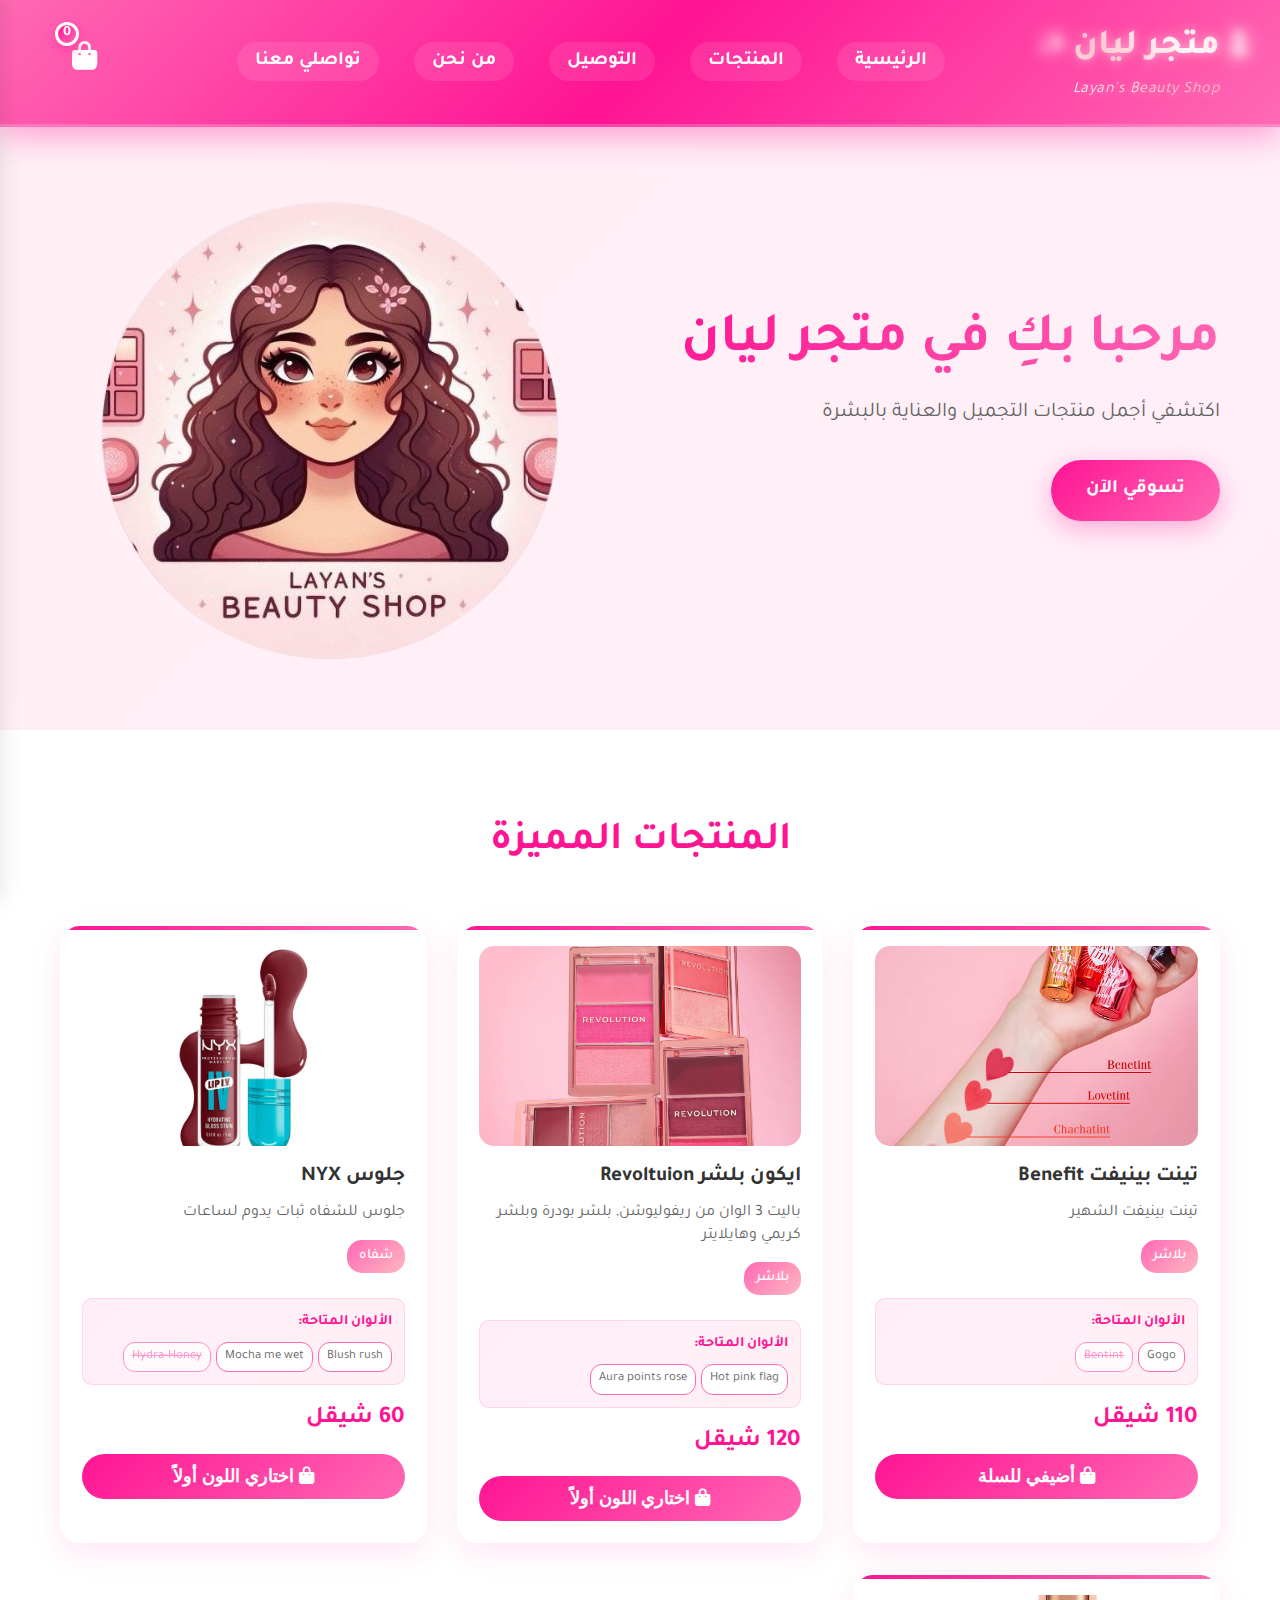
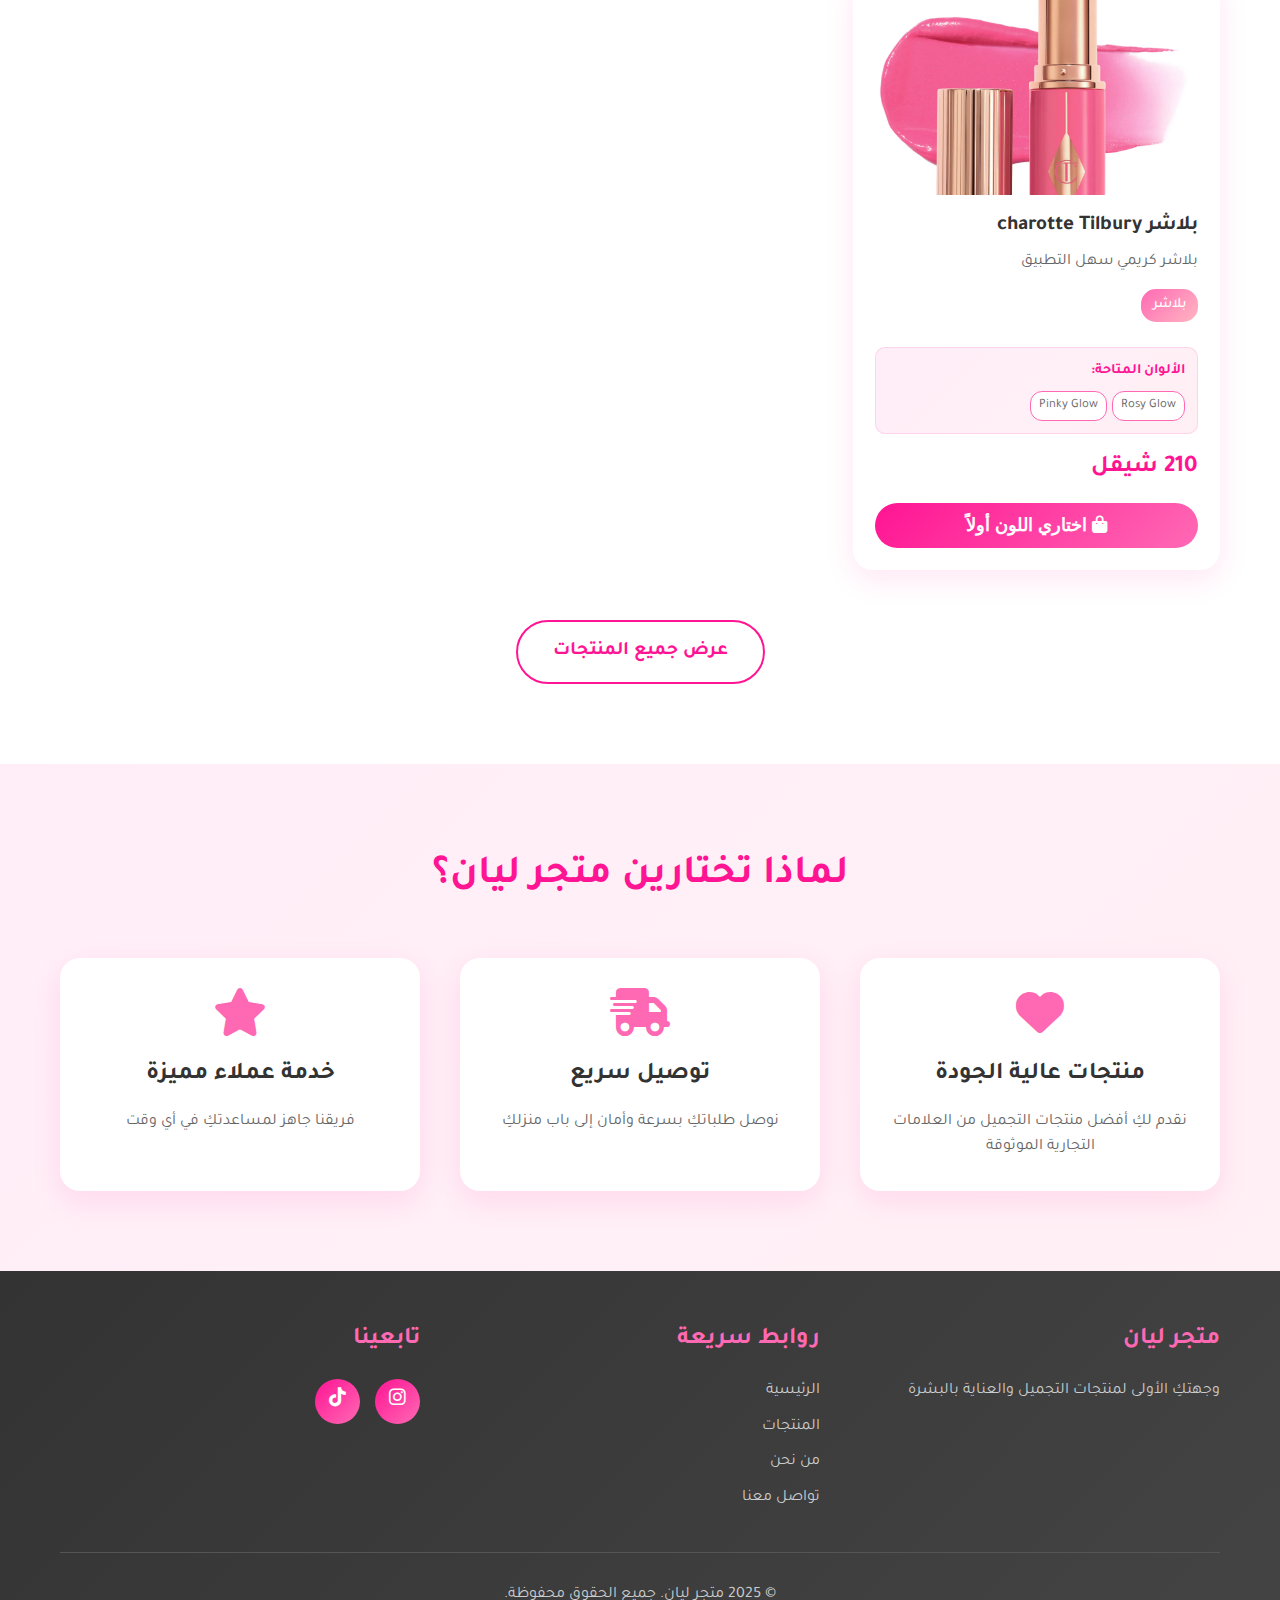
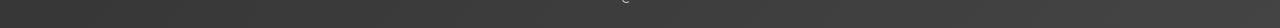
<file: index.html>
<!DOCTYPE html>
<html lang="ar" dir="rtl">
<head>
    <meta charset="UTF-8">
    <meta name="viewport" content="width=device-width, initial-scale=1.0">
    <title>متجر ليان  - Layan's Beauty Shop</title>
    <link rel="icon" type="image/png" href="images/Untitled_design-removebg-preview.png">
    <link rel="stylesheet" href="styles.css">
    <link href="https://fonts.googleapis.com/css2?family=Tajawal:wght@300;400;500;700&display=swap" rel="stylesheet">
    <link rel="stylesheet" href="https://cdnjs.cloudflare.com/ajax/libs/font-awesome/6.0.0/css/all.min.css">
</head>

<body>
    <nav class="navbar">
        <div class="nav-container">
            <div class="nav-logo">
                <h2>متجر ليان</h2>
                <span>Layan's Beauty Shop</span>
            </div>
           <ul class="nav-links" id="navLinks">
    <li><a href="index.html">الرئيسية</a></li>
    <li><a href="products.html">المنتجات</a></li>
    <li><a href="delivery.html">التوصيل</a></li>
    <li><a href="about.html">من نحن</a></li>
    <li><a href="contact.html">تواصلي معنا</a></li>
</ul>
            <div class="nav-icons">
                <div class="cart-icon" onclick="toggleCart()">
                    <i class="fas fa-shopping-bag"></i>
                    <span class="cart-count" id="cartCount">0</span>
                </div>
                <div class="hamburger" onclick="toggleMenu()">
                    <span class="bar"></span>
                    <span class="bar"></span>
                    <span class="bar"></span>
                </div>
            </div>
        </div>
    </nav>

    <section class="hero">
        <div class="hero-content">
            <div>
                <h1>مرحباً بكِ في متجر ليان</h1>
                <p>اكتشفي أجمل منتجات التجميل والعناية بالبشرة</p>
                <a href="products.html" class="cta-button">تسوقي الآن</a>
            </div>
            <div class="hero-image">
                <div class="beauty-illustration">
                    <div class="makeup-items">
                    <img src="images/Untitled_design-removebg-preview.png" >
                    </div>
                </div>
            </div>
        </div>
    </section>

    <section class="featured-products">
        <div class="container">
            <h2 class="section-title">المنتجات المميزة</h2>
            <div class="products-grid" id="featuredProducts">
            </div>
            <div class="view-all">
                <a href="products.html" class="view-all-btn">عرض جميع المنتجات</a>
            </div>
        </div>
    </section>

    
    <section class="about-section">
        <div class="container">
            <div class="about-content">
                <div class="about-text">
                    <h2>لماذا تختارين متجر ليان؟</h2>
                    <div class="features">
                        <div class="feature">
                            <i class="fas fa-heart"></i>
                            <h3>منتجات عالية الجودة</h3>
                            <p>نقدم لكِ أفضل منتجات التجميل من العلامات التجارية الموثوقة</p>
                        </div>
                        <div class="feature">
                            <i class="fas fa-shipping-fast"></i>
                            <h3>توصيل سريع</h3>
                            <p>نوصل طلباتكِ بسرعة وأمان إلى باب منزلكِ</p>
                        </div>
                        <div class="feature">
                            <i class="fas fa-star"></i>
                            <h3>خدمة عملاء مميزة</h3>
                            <p>فريقنا جاهز لمساعدتكِ في أي وقت</p>
                        </div>
                    </div>
                </div>
            </div>
        </div>
    </section>

    <div class="cart-sidebar" id="cartSidebar">
        <div class="cart-header">
            <h3>سلة التسوق</h3>
            <button class="close-cart" onclick="toggleCart()">×</button>
        </div>
        <div class="cart-items" id="cartItems">
        </div>
        <div class="cart-footer">
            <div class="cart-total">
                <strong>المجموع: <span id="cartTotal">0</span> شيقل</strong>
            </div>
            <button class="checkout-btn" onclick="goToCheckout()">إتمام الطلب</button>
        </div>
    </div>

    <footer class="footer">
        <div class="container">
            <div class="footer-content">
                <div class="footer-section">
                    <h3>متجر ليان</h3>
                    <p>وجهتكِ الأولى لمنتجات التجميل والعناية بالبشرة</p>
                </div>
                <div class="footer-section">
                    <h3>روابط سريعة</h3>
                    <ul>
                        <li><a href="index.html">الرئيسية</a></li>
                        <li><a href="products.html">المنتجات</a></li>
                        <li><a href="about.html">من نحن</a></li>
                        <li><a href="contact.html">تواصل معنا</a></li>
                    </ul>
                </div>
                <div class="footer-section">
                    <h3>تابعينا</h3>
                    <div class="social-links">
                        <a href="https://www.instagram.com/layansbeautyshop/"><i class="fab fa-instagram"></i></a>
                        <a href="https://www.tiktok.com/@layansbeautyshop"><i class="fab fa-tiktok"></i></a>
                    </div>
                </div>
            </div>
            <div class="footer-bottom">
                <p>&copy; 2025 متجر ليان. جميع الحقوق محفوظة.</p>
            </div>
        </div>
    </footer>

    <script src="script.js"></script>
</body>
</html>
</file>
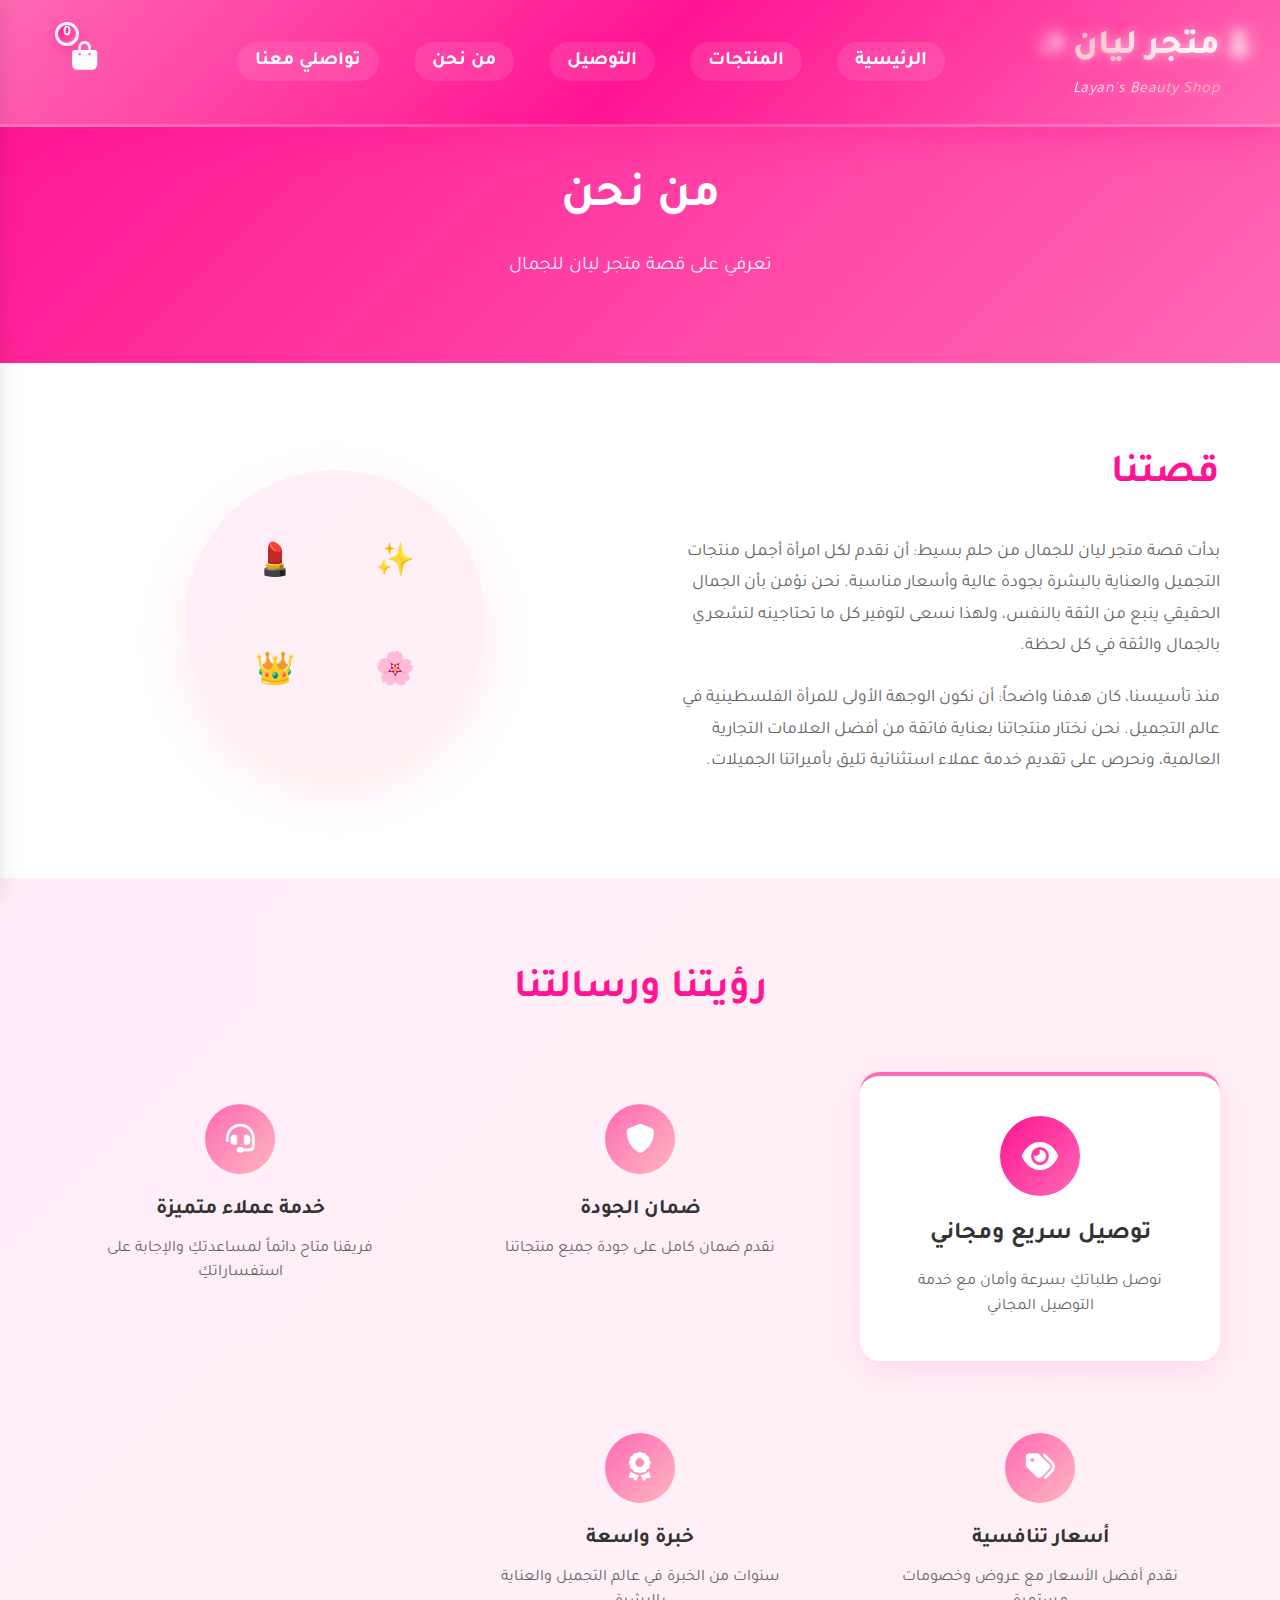
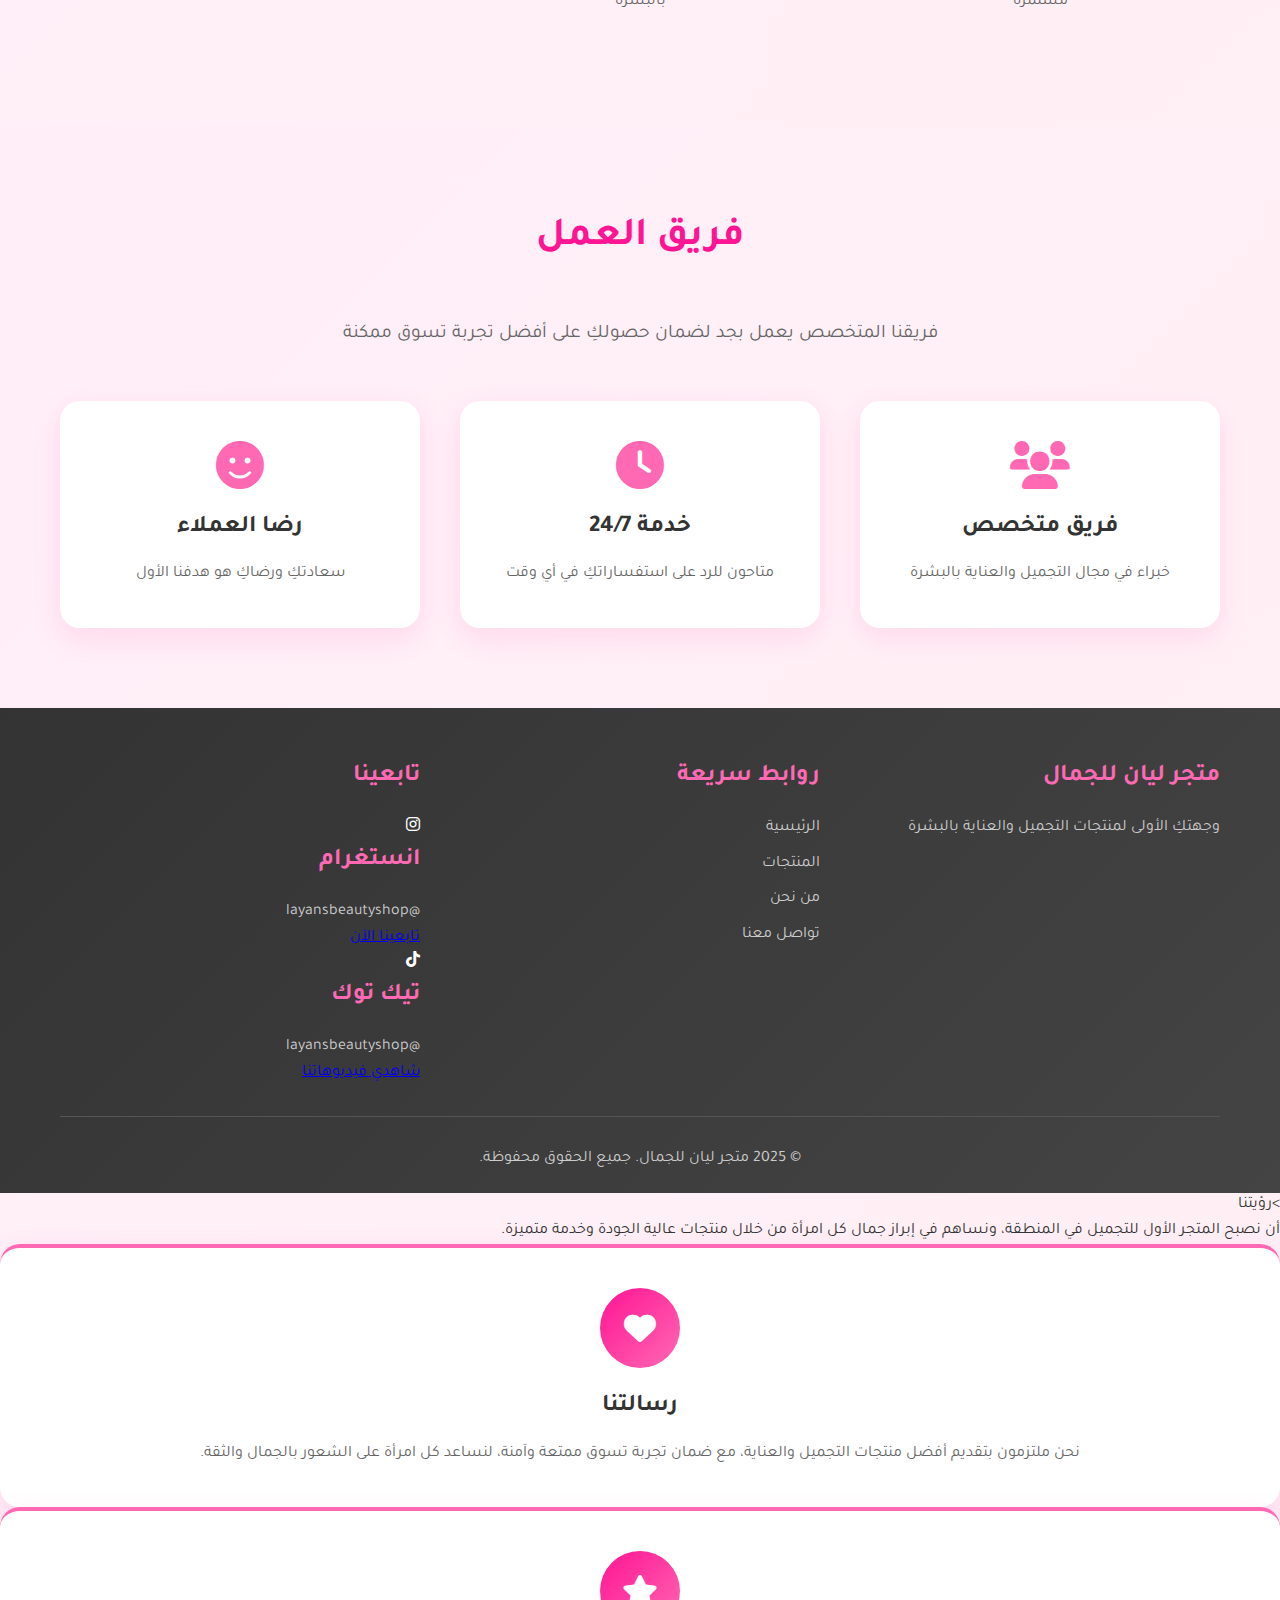
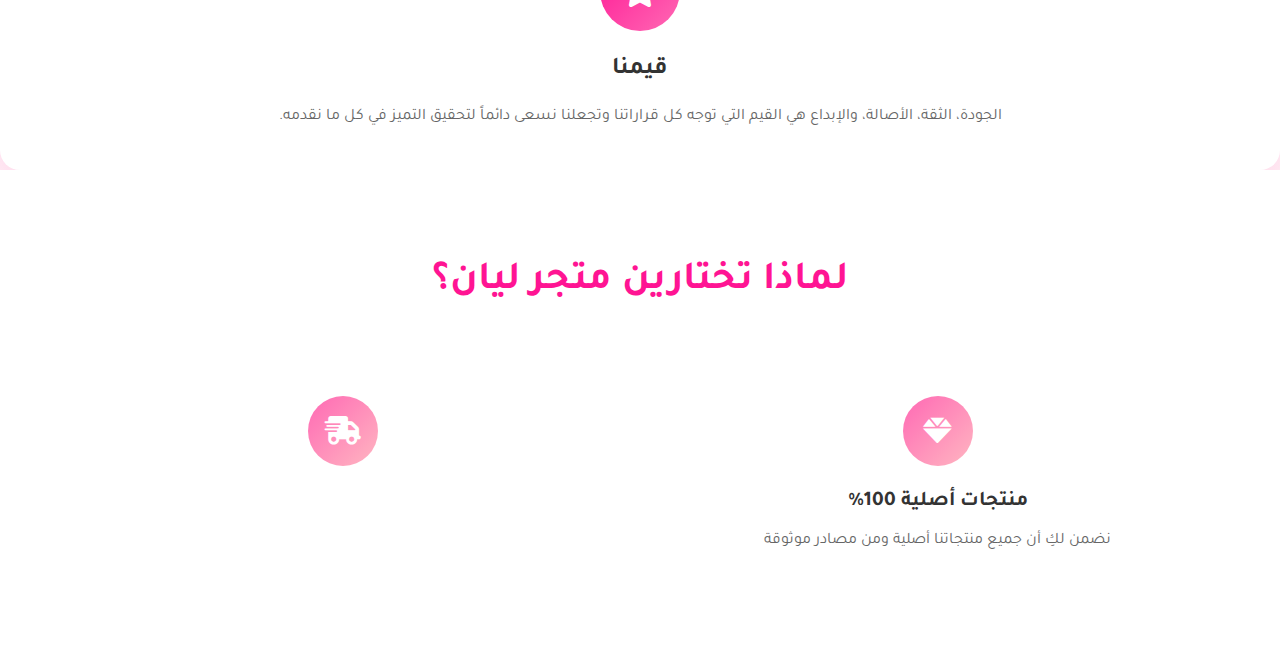
<file: about.html>
<!DOCTYPE html>
<html lang="ar" dir="rtl">
<head>
    <meta charset="UTF-8">
    <meta name="viewport" content="width=device-width, initial-scale=1.0">
    <title>من نحن - متجر ليان للجمال</title>
    <link rel="stylesheet" href="styles.css">
    <link href="https://fonts.googleapis.com/css2?family=Tajawal:wght@300;400;500;700&display=swap" rel="stylesheet">
    <link rel="stylesheet" href="https://cdnjs.cloudflare.com/ajax/libs/font-awesome/6.0.0/css/all.min.css">
</head>
<body>
    <!-- Navigation Bar -->
    <nav class="navbar">
        <div class="nav-container">
            <div class="nav-logo">
                <h2>متجر ليان</h2>
                <span>Layan's Beauty Shop</span>
            </div>
      <ul class="nav-links" id="navLinks">
    <li><a href="index.html">الرئيسية</a></li>
    <li><a href="products.html">المنتجات</a></li>
    <li><a href="delivery.html">التوصيل</a></li>
    <li><a href="about.html">من نحن</a></li>
    <li><a href="contact.html">تواصلي معنا</a></li>
</ul>
            <div class="nav-icons">
                <div class="cart-icon" onclick="toggleCart()">
                    <i class="fas fa-shopping-bag"></i>
                    <span class="cart-count" id="cartCount">0</span>
                </div>
                <div class="hamburger" onclick="toggleMenu()">
                    <span class="bar"></span>
                    <span class="bar"></span>
                    <span class="bar"></span>
                </div>
            </div>
        </div>
    </nav>

    <!-- About Hero -->
    <section class="about-hero">
        <div class="container">
            <h1>من نحن</h1>
            <p>تعرفي على قصة متجر ليان للجمال</p>
        </div>
    </section>

    <!-- Our Story -->
    <section class="our-story">
        <div class="container">
            <div class="story-content">
                <div class="story-text">
                    <h2>قصتنا</h2>
                    <p>
                        بدأت قصة متجر ليان للجمال من حلم بسيط: أن نقدم لكل امرأة أجمل منتجات التجميل والعناية بالبشرة 
                        بجودة عالية وأسعار مناسبة. نحن نؤمن بأن الجمال الحقيقي ينبع من الثقة بالنفس، ولهذا نسعى لتوفير 
                        كل ما تحتاجينه لتشعري بالجمال والثقة في كل لحظة.
                    </p>
                    <p>
                        منذ تأسيسنا، كان هدفنا واضحاً: أن نكون الوجهة الأولى للمرأة الفلسطينية في عالم التجميل. 
                        نحن نختار منتجاتنا بعناية فائقة من أفضل العلامات التجارية العالمية، ونحرص على تقديم خدمة 
                        عملاء استثنائية تليق بأميراتنا الجميلات.
                    </p>
                </div>
                <div class="story-image">
                    <div class="story-illustration">
                        <div class="beauty-elements">
                            <div class="element element-1">💄</div>
                            <div class="element element-2">✨</div>
                            <div class="element element-3">👑</div>
                            <div class="element element-4">🌸</div>
                        </div>
                    </div>
                </div>
            </div>
        </div>
    </section>

    <!-- Our Mission -->
    <section class="our-mission">
        <div class="container">
            <h2 class="section-title">رؤيتنا ورسالتنا</h2>
            <div class="mission-grid">
                <div class="mission-card">
                    <div class="mission-icon">
                        <i class="fas fa-eye"></i>
                    </div>
                    <h3>توصيل سريع ومجاني</h3>
                    <p>نوصل طلباتكِ بسرعة وأمان مع خدمة التوصيل المجاني</p>
                </div>
                <div class="feature-item">
                    <div class="feature-icon">
                        <i class="fas fa-shield-alt"></i>
                    </div>
                    <h3>ضمان الجودة</h3>
                    <p>نقدم ضمان كامل على جودة جميع منتجاتنا</p>
                </div>
                <div class="feature-item">
                    <div class="feature-icon">
                        <i class="fas fa-headset"></i>
                    </div>
                    <h3>خدمة عملاء متميزة</h3>
                    <p>فريقنا متاح دائماً لمساعدتكِ والإجابة على استفساراتكِ</p>
                </div>
                <div class="feature-item">
                    <div class="feature-icon">
                        <i class="fas fa-tags"></i>
                    </div>
                    <h3>أسعار تنافسية</h3>
                    <p>نقدم أفضل الأسعار مع عروض وخصومات مستمرة</p>
                </div>
                <div class="feature-item">
                    <div class="feature-icon">
                        <i class="fas fa-award"></i>
                    </div>
                    <h3>خبرة واسعة</h3>
                    <p>سنوات من الخبرة في عالم التجميل والعناية بالبشرة</p>
                </div>
            </div>
        </div>
    </section>

    <!-- Team Section -->
    <section class="our-team">
        <div class="container">
            <h2 class="section-title">فريق العمل</h2>
            <p class="team-intro">
                فريقنا المتخصص يعمل بجد لضمان حصولكِ على أفضل تجربة تسوق ممكنة
            </p>
            <div class="team-values">
                <div class="value-item">
                    <i class="fas fa-users"></i>
                    <h3>فريق متخصص</h3>
                    <p>خبراء في مجال التجميل والعناية بالبشرة</p>
                </div>
                <div class="value-item">
                    <i class="fas fa-clock"></i>
                    <h3>خدمة 24/7</h3>
                    <p>متاحون للرد على استفساراتكِ في أي وقت</p>
                </div>
                <div class="value-item">
                    <i class="fas fa-smile"></i>
                    <h3>رضا العملاء</h3>
                    <p>سعادتكِ ورضاكِ هو هدفنا الأول</p>
                </div>
            </div>
        </div>
    </section>

    <!-- Cart Sidebar -->
    <div class="cart-sidebar" id="cartSidebar">
        <div class="cart-header">
            <h3>سلة التسوق</h3>
            <button class="close-cart" onclick="toggleCart()">×</button>
        </div>
        <div class="cart-items" id="cartItems">
            <!-- Cart items will be added here -->
        </div>
        <div class="cart-footer">
            <div class="cart-total">
                <strong>المجموع: <span id="cartTotal">0</span> ريال</strong>
            </div>
            <button class="checkout-btn" onclick="showContactMessage()">إتمام الطلب</button>
        </div>
    </div>

    <!-- Footer -->
    <footer class="footer">
        <div class="container">
            <div class="footer-content">
                <div class="footer-section">
                    <h3>متجر ليان للجمال</h3>
                    <p>وجهتكِ الأولى لمنتجات التجميل والعناية بالبشرة</p>
                </div>
                <div class="footer-section">
                    <h3>روابط سريعة</h3>
                    <ul>
                        <li><a href="index.html">الرئيسية</a></li>
                        <li><a href="products.html">المنتجات</a></li>
                        <li><a href="about.html">من نحن</a></li>
                        <li><a href="contact.html">تواصل معنا</a></li>
                    </ul>
                </div>
                <div class="footer-section">
                    <h3>تابعينا</h3>
                   <div class="contact-methods">
    <div class="contact-method">
        <div class="method-icon">
            <i class="fab fa-instagram"></i>
        </div>
        <div class="method-info">
            <h3>انستغرام</h3>
            <p>@layansbeautyshop</p>
            <a href="https://www.instagram.com/layansbeautyshop/" class="contact-link">تابعينا الآن</a>
        </div>
    </div>
    
    <div class="contact-method">
        <div class="method-icon">
            <i class="fab fa-tiktok"></i>
        </div>
        <div class="method-info">
            <h3>تيك توك</h3>
            <p>@layansbeautyshop</p>
            <a href="https://www.tiktok.com/@layansbeautyshop" class="contact-link">شاهدي فيديوهاتنا</a>
        </div>
    </div>
</div>
                </div>
            </div>
            <div class="footer-bottom">
                <p>&copy; 2025 متجر ليان للجمال. جميع الحقوق محفوظة.</p>
            </div>
        </div>
    </footer>

    <script src="script.js"></script>
    
    <style>
        /* About page specific styles */
        .about-hero {
            margin-top: 80px;
            padding: 80px 0;
            background: linear-gradient(135deg, #ff1493, #ff69b4);
            text-align: center;
            color: white;
        }

        .about-hero h1 {
            font-size: 3rem;
            margin-bottom: 15px;
            font-weight: 700;
        }

        .about-hero p {
            font-size: 1.2rem;
            opacity: 0.9;
        }

        .our-story {
            padding: 80px 0;
            background: white;
        }

        .story-content {
            display: grid;
            grid-template-columns: 1fr 1fr;
            gap: 60px;
            align-items: center;
        }

        .story-text h2 {
            font-size: 2.5rem;
            color: #ff1493;
            margin-bottom: 30px;
            font-weight: 700;
        }

        .story-text p {
            font-size: 1.1rem;
            line-height: 1.8;
            color: #666;
            margin-bottom: 20px;
        }

        .story-illustration {
            width: 300px;
            height: 300px;
            background: linear-gradient(135deg, #ffeef8, #fff0f5);
            border-radius: 50%;
            position: relative;
            margin: 0 auto;
            display: flex;
            align-items: center;
            justify-content: center;
            box-shadow: 0 20px 50px rgba(255, 182, 193, 0.3);
        }

        .beauty-elements {
            position: relative;
            width: 100px;
            height: 100px;
        }

        .element {
            position: absolute;
            font-size: 2rem;
            animation: float 4s ease-in-out infinite;
        }

        .element-1 {
            top: -30px;
            left: -30px;
            animation-delay: 0s;
        }

        .element-2 {
            top: -30px;
            right: -30px;
            animation-delay: 1s;
        }

        .element-3 {
            bottom: -30px;
            left: -30px;
            animation-delay: 2s;
        }

        .element-4 {
            bottom: -30px;
            right: -30px;
            animation-delay: 3s;
        }

        .our-mission {
            padding: 80px 0;
            background: linear-gradient(135deg, #ffeef8, #fff0f5);
        }

        .mission-grid {
            display: grid;
            grid-template-columns: repeat(auto-fit, minmax(300px, 1fr));
            gap: 40px;
        }

        .mission-card {
            background: white;
            padding: 40px 30px;
            border-radius: 20px;
            text-align: center;
            box-shadow: 0 10px 30px rgba(255, 20, 147, 0.1);
            transition: transform 0.3s ease;
            border-top: 4px solid #ff69b4;
        }

        .mission-card:hover {
            transform: translateY(-10px);
        }

        .mission-icon {
            width: 80px;
            height: 80px;
            background: linear-gradient(135deg, #ff1493, #ff69b4);
            border-radius: 50%;
            display: flex;
            align-items: center;
            justify-content: center;
            margin: 0 auto 20px;
            color: white;
            font-size: 2rem;
        }

        .mission-card h3 {
            font-size: 1.5rem;
            color: #333;
            margin-bottom: 15px;
            font-weight: 600;
        }

        .mission-card p {
            color: #666;
            line-height: 1.6;
        }

        .why-choose-us {
            padding: 80px 0;
            background: white;
        }

        .features-grid {
            display: grid;
            grid-template-columns: repeat(auto-fit, minmax(280px, 1fr));
            gap: 30px;
        }

        .feature-item {
            text-align: center;
            padding: 30px 20px;
            border-radius: 15px;
            transition: all 0.3s ease;
            border: 2px solid transparent;
        }

        .feature-item:hover {
            background: linear-gradient(135deg, #ffeef8, #fff0f5);
            border-color: #ff69b4;
            transform: translateY(-5px);
        }

        .feature-icon {
            width: 70px;
            height: 70px;
            background: linear-gradient(135deg, #ff69b4, #ffb6c1);
            border-radius: 50%;
            display: flex;
            align-items: center;
            justify-content: center;
            margin: 0 auto 20px;
            color: white;
            font-size: 1.8rem;
        }

        .feature-item h3 {
            font-size: 1.3rem;
            color: #333;
            margin-bottom: 10px;
            font-weight: 600;
        }

        .feature-item p {
            color: #666;
            line-height: 1.5;
        }

        .our-team {
            padding: 80px 0;
            background: linear-gradient(135deg, #ffeef8, #fff0f5);
        }

        .team-intro {
            text-align: center;
            font-size: 1.2rem;
            color: #666;
            margin-bottom: 50px;
            max-width: 600px;
            margin-left: auto;
            margin-right: auto;
            line-height: 1.6;
        }

        .team-values {
            display: grid;
            grid-template-columns: repeat(auto-fit, minmax(300px, 1fr));
            gap: 40px;
        }

        .value-item {
            background: white;
            padding: 40px 30px;
            border-radius: 20px;
            text-align: center;
            box-shadow: 0 10px 30px rgba(255, 20, 147, 0.1);
            transition: transform 0.3s ease;
        }

        .value-item:hover {
            transform: translateY(-5px);
        }

        .value-item i {
            font-size: 3rem;
            color: #ff69b4;
            margin-bottom: 20px;
        }

        .value-item h3 {
            font-size: 1.5rem;
            color: #333;
            margin-bottom: 15px;
            font-weight: 600;
        }

        .value-item p {
            color: #666;
            line-height: 1.6;
        }

        @media (max-width: 768px) {
            .about-hero h1 {
                font-size: 2.5rem;
            }

            .story-content {
                grid-template-columns: 1fr;
                gap: 40px;
                text-align: center;
            }

            .story-text h2 {
                font-size: 2rem;
            }

            .story-illustration {
                width: 250px;
                height: 250px;
            }

            .mission-grid,
            .features-grid,
            .team-values {
                grid-template-columns: 1fr;
                gap: 30px;
            }
        }
    </style>
</body>
</html>>رؤيتنا</h3>
                    <p>
                        أن نصبح المتجر الأول للتجميل في المنطقة، ونساهم في إبراز جمال كل امرأة من خلال 
                        منتجات عالية الجودة وخدمة متميزة.
                    </p>
                </div>
                <div class="mission-card">
                    <div class="mission-icon">
                        <i class="fas fa-heart"></i>
                    </div>
                    <h3>رسالتنا</h3>
                    <p>
                        نحن ملتزمون بتقديم أفضل منتجات التجميل والعناية، مع ضمان تجربة تسوق ممتعة وآمنة، 
                        لنساعد كل امرأة على الشعور بالجمال والثقة.
                    </p>
                </div>
                <div class="mission-card">
                    <div class="mission-icon">
                        <i class="fas fa-star"></i>
                    </div>
                    <h3>قيمنا</h3>
                    <p>
                        الجودة، الثقة، الأصالة، والإبداع هي القيم التي توجه كل قراراتنا وتجعلنا نسعى 
                        دائماً لتحقيق التميز في كل ما نقدمه.
                    </p>
                </div>
            </div>
        </div>
    </section>

    <!-- Why Choose Us -->
    <section class="why-choose-us">
        <div class="container">
            <h2 class="section-title">لماذا تختارين متجر ليان؟</h2>
            <div class="features-grid">
                <div class="feature-item">
                    <div class="feature-icon">
                        <i class="fas fa-gem"></i>
                    </div>
                    <h3>منتجات أصلية 100%</h3>
                    <p>نضمن لكِ أن جميع منتجاتنا أصلية ومن مصادر موثوقة</p>
                </div>
                <div class="feature-item">
                    <div class="feature-icon">
                        <i class="fas fa-shipping-fast"></i>
                    </div>
                    <h3
</file>
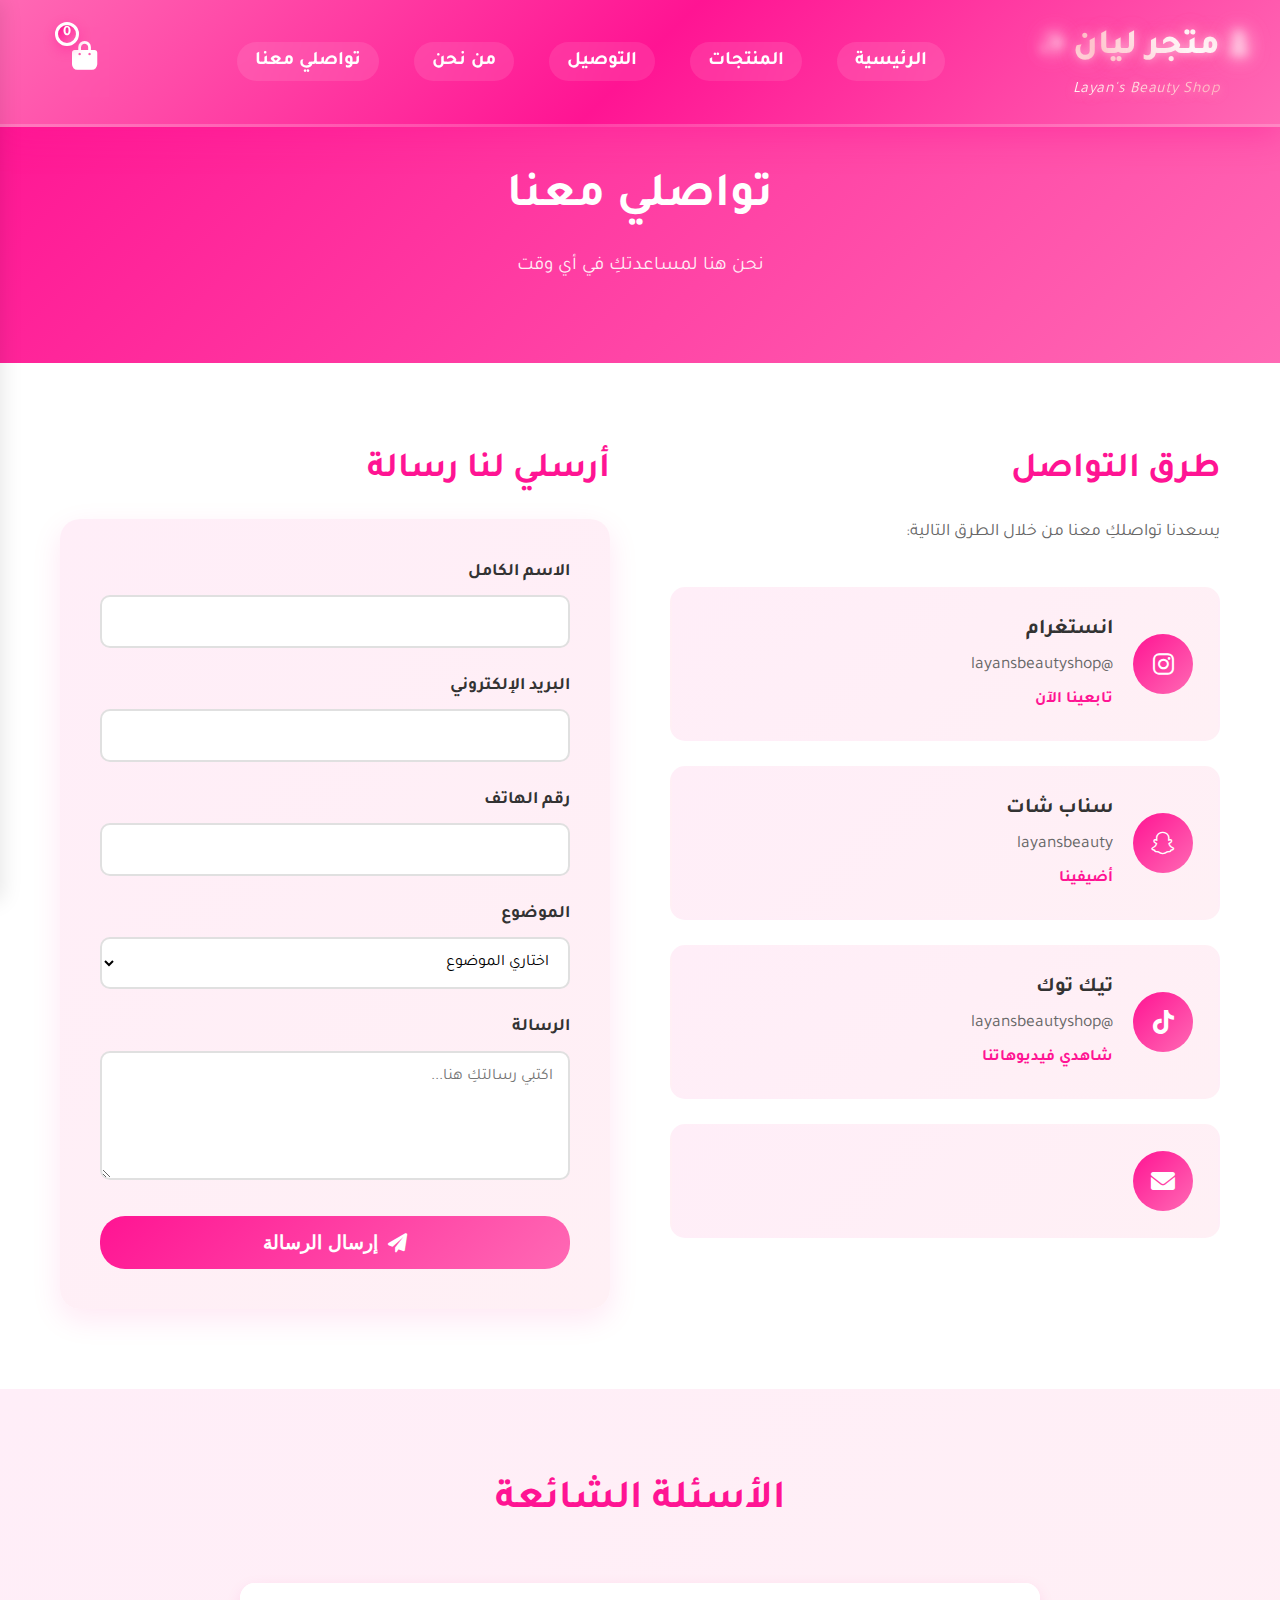
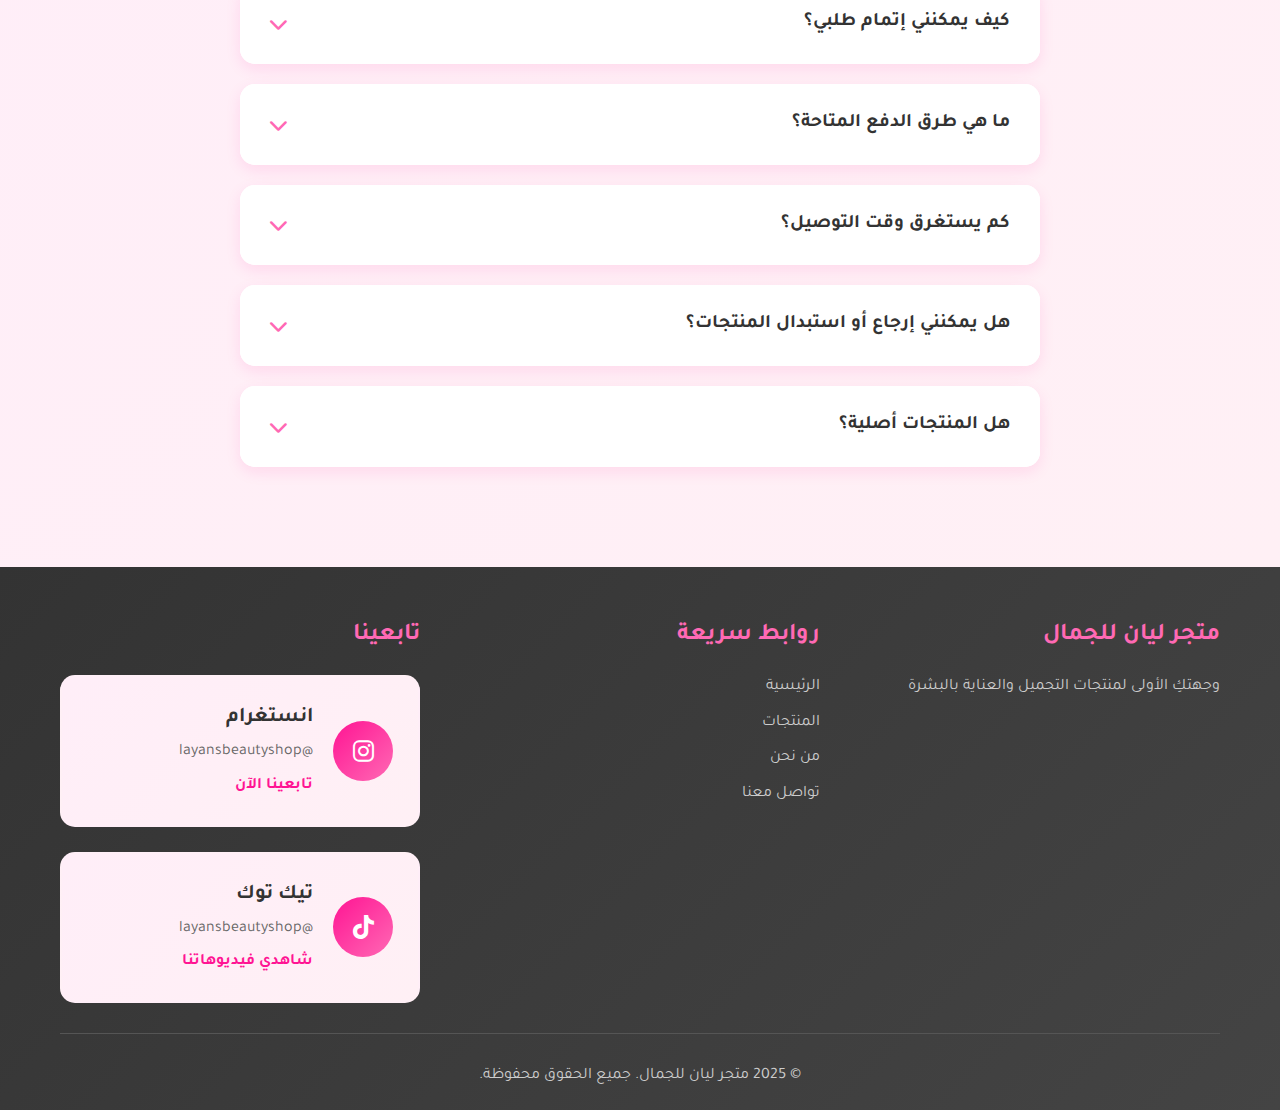
<file: contact.html>
<!DOCTYPE html>
<html lang="ar" dir="rtl">
<head>
    <meta charset="UTF-8">
    <meta name="viewport" content="width=device-width, initial-scale=1.0">
    <title>تواصل معنا - متجر ليان للجمال</title>
    <link rel="stylesheet" href="styles.css">
    <link href="https://fonts.googleapis.com/css2?family=Tajawal:wght@300;400;500;700&display=swap" rel="stylesheet">
    <link rel="stylesheet" href="https://cdnjs.cloudflare.com/ajax/libs/font-awesome/6.0.0/css/all.min.css">
</head>
<body>
    <!-- Navigation Bar -->
    <nav class="navbar">
        <div class="nav-container">
            <div class="nav-logo">
                <h2>متجر ليان</h2>
                <span>Layan's Beauty Shop</span>
            </div>
           <ul class="nav-links" id="navLinks">
    <li><a href="index.html">الرئيسية</a></li>
    <li><a href="products.html">المنتجات</a></li>
    <li><a href="delivery.html">التوصيل</a></li>
    <li><a href="about.html">من نحن</a></li>
    <li><a href="contact.html">تواصلي معنا</a></li>
</ul>
            <div class="nav-icons">
                <div class="cart-icon" onclick="toggleCart()">
                    <i class="fas fa-shopping-bag"></i>
                    <span class="cart-count" id="cartCount">0</span>
                </div>
                <div class="hamburger" onclick="toggleMenu()">
                    <span class="bar"></span>
                    <span class="bar"></span>
                    <span class="bar"></span>
                </div>
            </div>
        </div>
    </nav>

    <!-- Contact Hero -->
    <section class="contact-hero">
        <div class="container">
            <h1>تواصلي معنا</h1>
            <p>نحن هنا لمساعدتكِ في أي وقت</p>
        </div>
    </section>

    <!-- Contact Section -->
    <section class="contact-section">
        <div class="container">
            <div class="contact-content">
                <div class="contact-info">
                    <h2>طرق التواصل</h2>
                    <p>يسعدنا تواصلكِ معنا من خلال الطرق التالية:</p>
                    
                    <div class="contact-methods">
                        <div class="contact-method">
                            <div class="method-icon">
                                <i class="fab fa-instagram"></i>
                            </div>
                            <div class="method-info">
                                <h3>انستغرام</h3>
                                <p>@layansbeautyshop</p>
                                <a href="#" class="contact-link">تابعينا الآن</a>
                            </div>
                        </div>
                        
                        <div class="contact-method">
                            <div class="method-icon">
                                <i class="fab fa-snapchat"></i>
                            </div>
                            <div class="method-info">
                                <h3>سناب شات</h3>
                                <p>layansbeauty</p>
                                <a href="#" class="contact-link">أضيفينا</a>
                            </div>
                        </div>
                        
                        <div class="contact-method">
                            <div class="method-icon">
                                <i class="fab fa-tiktok"></i>
                            </div>
                            <div class="method-info">
                                <h3>تيك توك</h3>
                                <p>@layansbeautyshop</p>
                                <a href="#" class="contact-link">شاهدي فيديوهاتنا</a>
                            </div>
                        </div>
                        
                        <div class="contact-method">
                            <div class="method-icon">
                                <i class="fas fa-envelope"></i>
                            </div>
                
                        </div>
                    </div>
                </div>

                <div class="contact-form-container">
                    <h2>أرسلي لنا رسالة</h2>
                    <form class="contact-form" onsubmit="submitContactForm(event)">
                        <div class="form-group">
                            <label for="name">الاسم الكامل</label>
                            <input type="text" id="name" name="name" required>
                        </div>
                        
                        <div class="form-group">
                            <label for="email">البريد الإلكتروني</label>
                            <input type="email" id="email" name="email" required>
                        </div>
                        
                        <div class="form-group">
                            <label for="phone">رقم الهاتف</label>
                            <input type="tel" id="phone" name="phone">
                        </div>
                        
                        <div class="form-group">
                            <label for="subject">الموضوع</label>
                            <select id="subject" name="subject" required>
                                <option value="">اختاري الموضوع</option>
                                <option value="order">استفسار عن طلب</option>
                                <option value="product">استفسار عن منتج</option>
                                <option value="complaint">شكوى</option>
                                <option value="suggestion">اقتراح</option>
                                <option value="other">أخرى</option>
                            </select>
                        </div>
                        
                        <div class="form-group">
                            <label for="message">الرسالة</label>
                            <textarea id="message" name="message" rows="5" required placeholder="اكتبي رسالتكِ هنا..."></textarea>
                        </div>
                        
                        <button type="submit" class="submit-btn">
                            <i class="fas fa-paper-plane"></i> إرسال الرسالة
                        </button>
                    </form>
                </div>
            </div>
        </div>
    </section>

    <!-- FAQ Section -->
    <section class="faq-section">
        <div class="container">
            <h2 class="section-title">الأسئلة الشائعة</h2>
            <div class="faq-container">
                <div class="faq-item">
                    <div class="faq-question" onclick="toggleFaq(this)">
                        <h3>كيف يمكنني إتمام طلبي؟</h3>
                        <i class="fas fa-chevron-down"></i>
                    </div>
                    <div class="faq-answer">
                        <p>بعد إضافة المنتجات لسلة التسوق، انقري على "إتمام الطلب" وسيتم توجيهكِ للتواصل معنا عبر الانستغرام لإنهاء عملية الشراء.</p>
                    </div>
                </div>
                
                <div class="faq-item">
                    <div class="faq-question" onclick="toggleFaq(this)">
                        <h3>ما هي طرق الدفع المتاحة؟</h3>
                        <i class="fas fa-chevron-down"></i>
                    </div>
                    <div class="faq-answer">
                        <p>نقبل الدفع عند الاستلام، التحويل البنكي، والدفع الإلكتروني. سيتم توضيح جميع الخيارات عند التواصل معنا.</p>
                    </div>
                </div>
                
                <div class="faq-item">
                    <div class="faq-question" onclick="toggleFaq(this)">
                        <h3>كم يستغرق وقت التوصيل؟</h3>
                        <i class="fas fa-chevron-down"></i>
                    </div>
                    <div class="faq-answer">
                        <p>عادة يتم التوصيل خلال 2-3 أيام عمل داخل المدن الرئيسية، و 3-5 أيام للمناطق الأخرى.</p>
                    </div>
                </div>
                
                <div class="faq-item">
                    <div class="faq-question" onclick="toggleFaq(this)">
                        <h3>هل يمكنني إرجاع أو استبدال المنتجات؟</h3>
                        <i class="fas fa-chevron-down"></i>
                    </div>
                    <div class="faq-answer">
                        <p>لا, الا في حالة وجود خلل في المنتج عند وصوله ويجب تصويره في نفس يوم استلام الطرد. </p>
                    </div>
                </div>
                
                <div class="faq-item">
                    <div class="faq-question" onclick="toggleFaq(this)">
                        <h3>هل المنتجات أصلية؟</h3>
                        <i class="fas fa-chevron-down"></i>
                    </div>
                    <div class="faq-answer">
                        <p>نعم، جميع منتجاتنا 100% أصلية ومستوردة من مصادر موثوقة ومعتمدة.</p>
                    </div>
                </div>
            </div>
        </div>
    </section>

    <!-- Cart Sidebar -->
    <div class="cart-sidebar" id="cartSidebar">
        <div class="cart-header">
            <h3>سلة التسوق</h3>
            <button class="close-cart" onclick="toggleCart()">×</button>
        </div>
        <div class="cart-items" id="cartItems">
            <!-- Cart items will be added here -->
        </div>
        <div class="cart-footer">
            <div class="cart-total">
                <strong>المجموع: <span id="cartTotal">0</span> ريال</strong>
            </div>
            <button class="checkout-btn" onclick="showContactMessage()">إتمام الطلب</button>
        </div>
    </div>

    <!-- Footer -->
    <footer class="footer">
        <div class="container">
            <div class="footer-content">
                <div class="footer-section">
                    <h3>متجر ليان للجمال</h3>
                    <p>وجهتكِ الأولى لمنتجات التجميل والعناية بالبشرة</p>
                </div>
                <div class="footer-section">
                    <h3>روابط سريعة</h3>
                    <ul>
                        <li><a href="index.html">الرئيسية</a></li>
                        <li><a href="products.html">المنتجات</a></li>
                        <li><a href="about.html">من نحن</a></li>
                        <li><a href="contact.html">تواصل معنا</a></li>
                    </ul>
                </div>
                <div class="footer-section">
                    <h3>تابعينا</h3>
                   <div class="contact-methods">
    <div class="contact-method">
        <div class="method-icon">
            <i class="fab fa-instagram"></i>
        </div>
        <div class="method-info">
            <h3>انستغرام</h3>
            <p>@layansbeautyshop</p>
            <a href="https://www.instagram.com/layansbeautyshop/" class="contact-link">تابعينا الآن</a>
        </div>
    </div>
    
    <div class="contact-method">
        <div class="method-icon">
            <i class="fab fa-tiktok"></i>
        </div>
        <div class="method-info">
            <h3>تيك توك</h3>
            <p>@layansbeautyshop</p>
            <a href="https://www.tiktok.com/@layansbeautyshop" class="contact-link">شاهدي فيديوهاتنا</a>
        </div>
    </div>
</div>
                </div>
            </div>
            <div class="footer-bottom">
                <p>&copy; 2025 متجر ليان للجمال. جميع الحقوق محفوظة.</p>
            </div>
        </div>
    </footer>

    <script src="script.js"></script>
    
    <script>
        // FAQ toggle function
        function toggleFaq(element) {
            const faqItem = element.parentNode;
            const answer = faqItem.querySelector('.faq-answer');
            const icon = element.querySelector('i');
            
            // Close other FAQ items
            document.querySelectorAll('.faq-item').forEach(item => {
                if (item !== faqItem) {
                    item.classList.remove('active');
                    item.querySelector('.faq-answer').style.maxHeight = '0';
                    item.querySelector('i').style.transform = 'rotate(0deg)';
                }
            });
            
            // Toggle current FAQ
            faqItem.classList.toggle('active');
            
            if (faqItem.classList.contains('active')) {
                answer.style.maxHeight = answer.scrollHeight + 'px';
                icon.style.transform = 'rotate(180deg)';
            } else {
                answer.style.maxHeight = '0';
                icon.style.transform = 'rotate(0deg)';
            }
        }
    </script>
    
    <style>
        /* Contact page specific styles */
        .contact-hero {
            margin-top: 80px;
            padding: 80px 0;
            background: linear-gradient(135deg, #ff1493, #ff69b4);
            text-align: center;
            color: white;
        }

        .contact-hero h1 {
            font-size: 3rem;
            margin-bottom: 15px;
            font-weight: 700;
        }

        .contact-hero p {
            font-size: 1.2rem;
            opacity: 0.9;
        }

        .contact-section {
            padding: 80px 0;
            background: white;
        }

        .contact-content {
            display: grid;
            grid-template-columns: 1fr 1fr;
            gap: 60px;
            align-items: start;
        }

        .contact-info h2,
        .contact-form-container h2 {
            font-size: 2.2rem;
            color: #ff1493;
            margin-bottom: 20px;
            font-weight: 700;
        }

        .contact-info p {
            color: #666;
            font-size: 1.1rem;
            margin-bottom: 40px;
            line-height: 1.6;
        }

        .contact-methods {
            display: flex;
            flex-direction: column;
            gap: 25px;
        }

        .contact-method {
            display: flex;
            align-items: center;
            padding: 25px;
            background: linear-gradient(135deg, #ffeef8, #fff0f5);
            border-radius: 15px;
            transition: all 0.3s ease;
            border: 2px solid transparent;
        }

        .contact-method:hover {
            transform: translateY(-3px);
            border-color: #ff69b4;
            box-shadow: 0 8px 25px rgba(255, 20, 147, 0.1);
        }

        .method-icon {
            width: 60px;
            height: 60px;
            background: linear-gradient(135deg, #ff1493, #ff69b4);
            border-radius: 50%;
            display: flex;
            align-items: center;
            justify-content: center;
            color: white;
            font-size: 1.5rem;
            margin-left: 20px;
        }

        .method-info h3 {
            font-size: 1.3rem;
            color: #333;
            margin-bottom: 5px;
            font-weight: 600;
        }

        .method-info p {
            color: #666;
            margin-bottom: 8px;
        }

        .contact-link {
            color: #ff1493;
            text-decoration: none;
            font-weight: 600;
            transition: color 0.3s ease;
        }

        .contact-link:hover {
            color: #ff69b4;
        }

        .contact-form {
            background: linear-gradient(135deg, #ffeef8, #fff0f5);
            padding: 40px;
            border-radius: 20px;
            box-shadow: 0 10px 30px rgba(255, 20, 147, 0.1);
        }

        .form-group {
            margin-bottom: 25px;
        }

        .form-group label {
            display: block;
            margin-bottom: 8px;
            color: #333;
            font-weight: 600;
            font-size: 1.1rem;
        }

        .form-group input,
        .form-group select,
        .form-group textarea {
            width: 100%;
            padding: 15px;
            border: 2px solid #e0e0e0;
            border-radius: 10px;
            font-size: 1rem;
            font-family: 'Tajawal', sans-serif;
            transition: all 0.3s ease;
            background: white;
        }

        .form-group input:focus,
        .form-group select:focus,
        .form-group textarea:focus {
            outline: none;
            border-color: #ff69b4;
            box-shadow: 0 0 0 3px rgba(255, 105, 180, 0.1);
        }

        .form-group textarea {
            resize: vertical;
            min-height: 120px;
        }

        .submit-btn {
            width: 100%;
            background: linear-gradient(135deg, #ff1493, #ff69b4);
            color: white;
            border: none;
            padding: 15px;
            border-radius: 25px;
            font-size: 1.2rem;
            font-weight: 600;
            cursor: pointer;
            transition: all 0.3s ease;
            display: flex;
            align-items: center;
            justify-content: center;
            gap: 10px;
        }

        .submit-btn:hover {
            transform: translateY(-2px);
            box-shadow: 0 8px 25px rgba(255, 20, 147, 0.3);
        }

        .faq-section {
            padding: 80px 0;
            background: linear-gradient(135deg, #ffeef8, #fff0f5);
        }

        .faq-container {
            max-width: 800px;
            margin: 0 auto;
        }

        .faq-item {
            background: white;
            margin-bottom: 20px;
            border-radius: 15px;
            box-shadow: 0 5px 15px rgba(255, 20, 147, 0.1);
            overflow: hidden;
            transition: all 0.3s ease;
        }

        .faq-item:hover {
            box-shadow: 0 8px 25px rgba(255, 20, 147, 0.15);
        }

        .faq-question {
            padding: 25px 30px;
            cursor: pointer;
            display: flex;
            justify-content: space-between;
            align-items: center;
            background: white;
            transition: all 0.3s ease;
        }

        .faq-question:hover {
            background: linear-gradient(135deg, #ffeef8, #fff0f5);
        }

        .faq-question h3 {
            font-size: 1.2rem;
            color: #333;
            font-weight: 600;
            margin: 0;
        }

        .faq-question i {
            color: #ff69b4;
            font-size: 1.2rem;
            transition: transform 0.3s ease;
        }

        .faq-answer {
            max-height: 0;
            overflow: hidden;
            transition: max-height 0.3s ease;
            background: linear-gradient(135deg, #ffeef8, #fff0f5);
        }

        .faq-answer p {
            padding: 0 30px 25px;
            color: #666;
            line-height: 1.6;
            margin: 0;
        }

        .faq-item.active .faq-answer {
            max-height: 200px;
        }

        @media (max-width: 768px) {
            .contact-hero h1 {
                font-size: 2.5rem;
            }

            .contact-content {
                grid-template-columns: 1fr;
                gap: 40px;
            }

            .contact-method {
                flex-direction: column;
                text-align: center;
                padding: 20px;
            }

            .method-icon {
                margin-left: 0;
                margin-bottom: 15px;
            }

            .contact-form {
                padding: 30px 20px;
            }

            .form-group input,
            .form-group select,
            .form-group textarea {
                padding: 12px;
            }

            .faq-question {
                padding: 20px;
                flex-direction: column;
                align-items: flex-start;
                gap: 10px;
            }

            .faq-question h3 {
                font-size: 1.1rem;
            }

            .faq-answer p {
                padding: 0 20px 20px;
            }
        }
    </style>
</body>
</html>
</file>
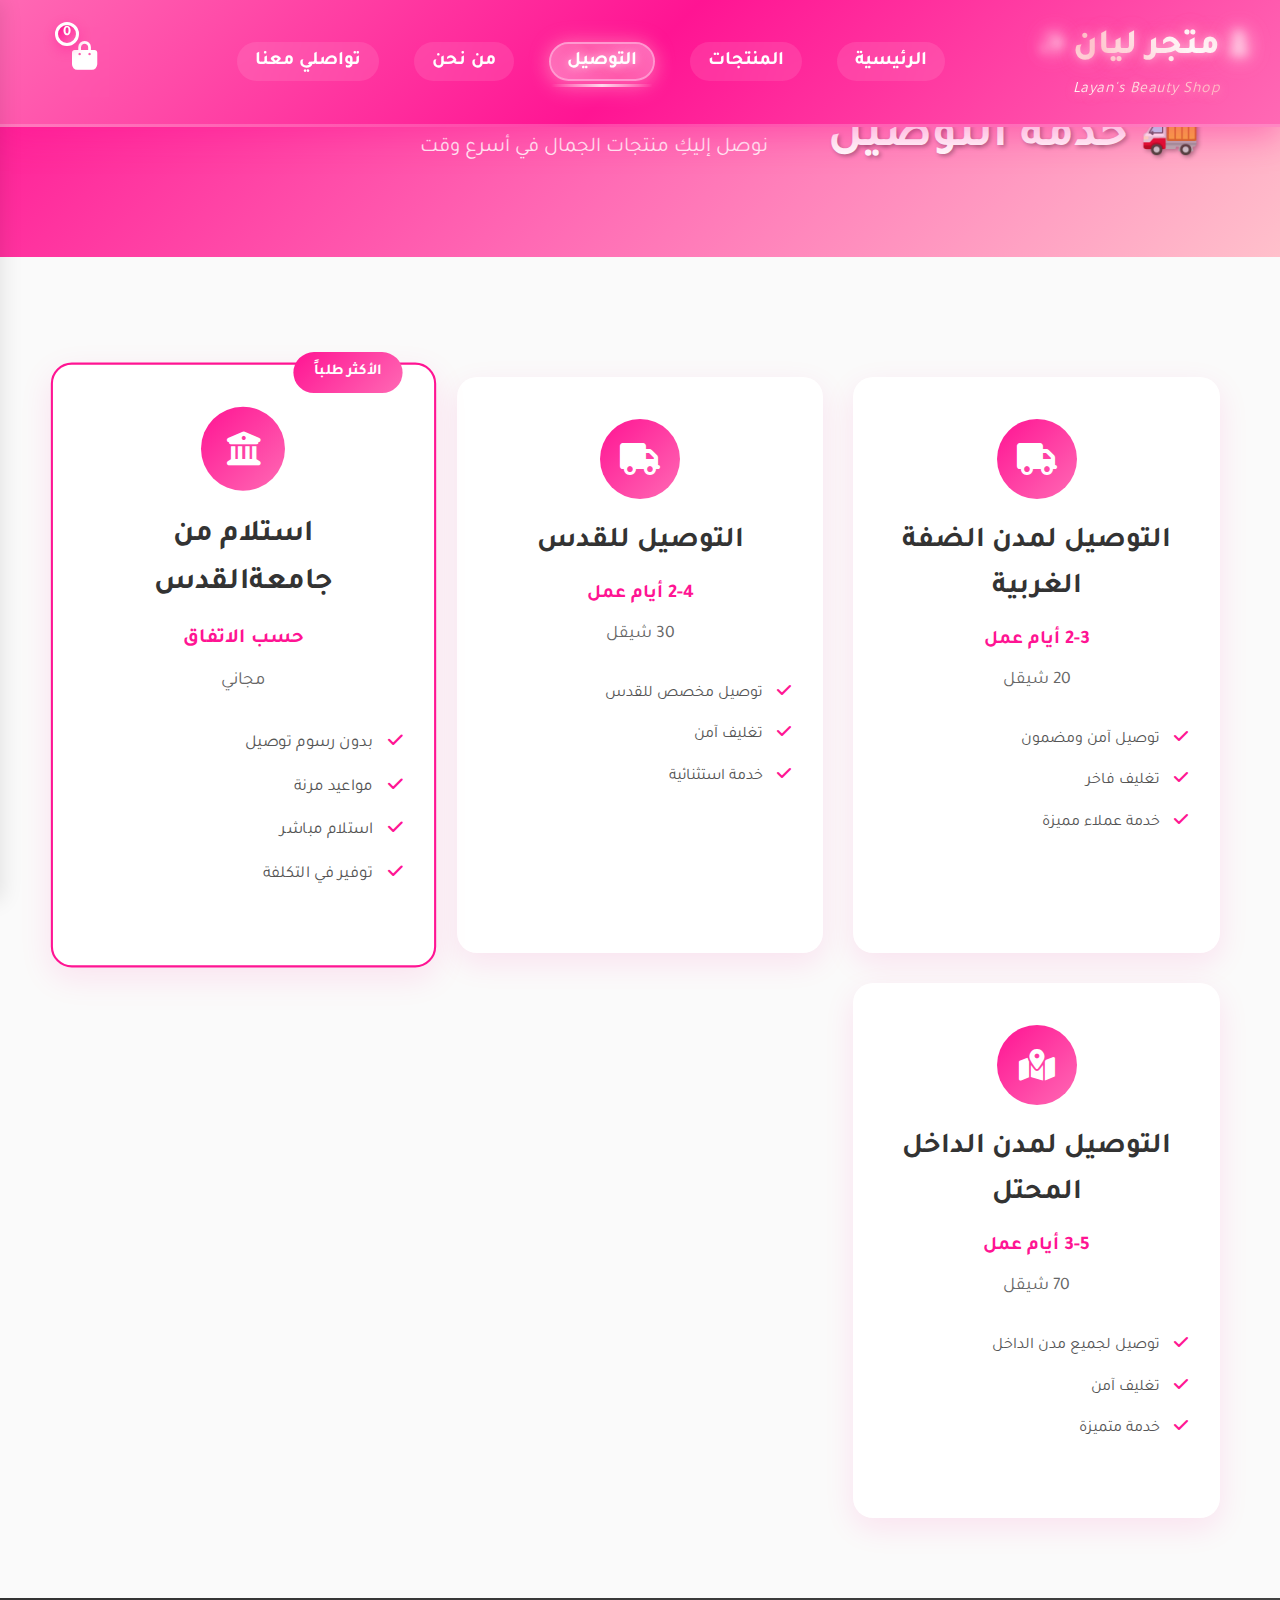
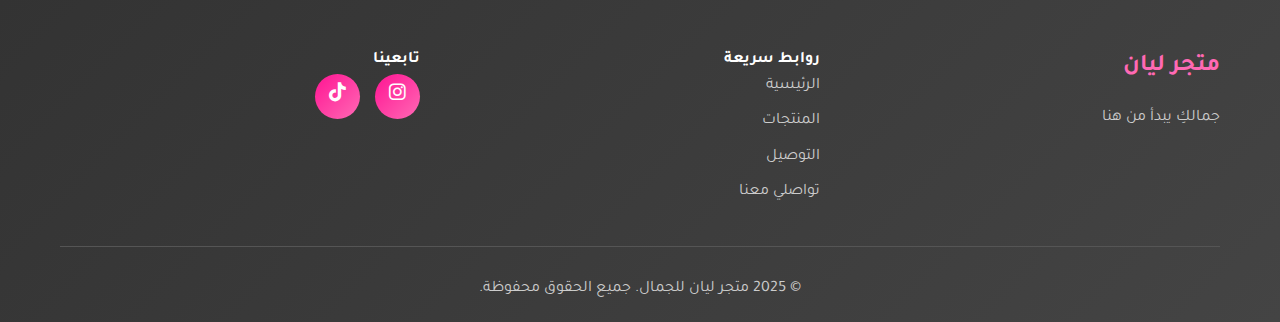
<file: delivery.html>
<!DOCTYPE html>
<html lang="ar" dir="rtl">
<head>
    <meta charset="UTF-8">
    <meta name="viewport" content="width=device-width, initial-scale=1.0">
    <title>التوصيل - متجر ليان للجمال</title>
    <link rel="stylesheet" href="styles.css">
    <link rel="stylesheet" href="delivery-styles.css">
    <link rel="stylesheet" href="https://cdnjs.cloudflare.com/ajax/libs/font-awesome/6.0.0/css/all.min.css">
    <link href="https://fonts.googleapis.com/css2?family=Tajawal:wght@300;400;500;700&display=swap" rel="stylesheet">
</head>
<body>
    <nav class="navbar">
        <div class="nav-container">
            <div class="nav-logo">
                <h2>متجر ليان</h2>
                <span>Layan's Beauty Shop</span>
            </div>
            <ul class="nav-links" id="navLinks">
                <li><a href="index.html">الرئيسية</a></li>
                <li><a href="products.html">المنتجات</a></li>
                <li><a href="delivery.html" class="active">التوصيل</a></li>
                <li><a href="about.html">من نحن</a></li>
                <li><a href="contact.html">تواصلي معنا</a></li>
            </ul>
            <div class="nav-icons">
                <div class="cart-icon" onclick="toggleCart()">
                    <i class="fas fa-shopping-bag"></i>
                    <span class="cart-count" id="cartCount">0</span>
                </div>
                <div class="hamburger" onclick="toggleMenu()">
                    <span class="bar"></span>
                    <span class="bar"></span>
                    <span class="bar"></span>
                </div>
            </div>
        </div>
    </nav>

    <section class="delivery-hero">
        <div class="container">
            <div class="hero-content">
                <h1>🚚 خدمة التوصيل</h1>
                <p>نوصل إليكِ منتجات الجمال في أسرع وقت</p>
            </div>
        </div>
    </section>


    <section class="delivery-section">
        <div class="container">
            <div class="delivery-grid">
                <div class="delivery-card">
                    <div class="delivery-icon">
                        <i class="fas fa-truck"></i>
                    </div>
                    <h3>التوصيل لمدن الضفة الغربية</h3>
                    <p class="delivery-time">2-3 أيام عمل</p>
                    <p class="delivery-price">20 شيقل</p>
                    <ul class="delivery-features">
                        <li><i class="fas fa-check"></i> توصيل آمن ومضمون</li>
                        <li><i class="fas fa-check"></i> تغليف فاخر</li>
                        <li><i class="fas fa-check"></i> خدمة عملاء مميزة</li>
                    </ul>
                </div>

<div class="delivery-card">
    <div class="delivery-icon">
        <i class="fas fa-truck"></i>
    </div>
    <h3>التوصيل للقدس</h3>
    <p class="delivery-time">2-4 أيام عمل</p>
    <p class="delivery-price">30 شيقل</p>
    <ul class="delivery-features">
        <li><i class="fas fa-check"></i> توصيل مخصص للقدس</li>
        <li><i class="fas fa-check"></i> تغليف آمن</li>
        <li><i class="fas fa-check"></i> خدمة استثنائية</li>
    </ul>
</div>
<div class="delivery-card popular">
    <div class="popular-badge">الأكثر طلباً</div>
    <div class="delivery-icon">
        <i class="fas fa-university"></i>
    </div>
    <h3>استلام من جامعةالقدس</h3>
     <p class="delivery-time">حسب الاتفاق</p>
                    <p class="delivery-price">مجاني</p>
                    <ul class="delivery-features">
                        <li><i class="fas fa-check"></i> بدون رسوم توصيل</li>
                        <li><i class="fas fa-check"></i> مواعيد مرنة</li>
                        <li><i class="fas fa-check"></i> استلام مباشر</li>
                        <li><i class="fas fa-check"></i> توفير في التكلفة</li>
                    </ul>
            </div>

            <div class="delivery-card">
                <div class="delivery-icon">
                    <i class="fas fa-map-marked-alt"></i>
                </div>
                <h3>التوصيل لمدن الداخل المحتل</h3>
                <p class="delivery-time">3-5 أيام عمل</p>
                <p class="delivery-price">70 شيقل</p>
                <ul class="delivery-features">
                    <li><i class="fas fa-check"></i> توصيل لجميع مدن الداخل</li>
                    <li><i class="fas fa-check"></i> تغليف آمن</li>
                    <li><i class="fas fa-check"></i> خدمة متميزة</li>
                </ul>
            </div>
    </section>

    

    <footer class="footer">
        <div class="container">
            <div class="footer-content">
                <div class="footer-section">
                    <div class="footer-logo">
                        <h3>متجر ليان</h3>
                        <p>جمالكِ يبدأ من هنا</p>
                    </div>
                </div>
                
                <div class="footer-section">
                    <h4>روابط سريعة</h4>
                    <ul>
                        <li><a href="index.html">الرئيسية</a></li>
                        <li><a href="products.html">المنتجات</a></li>
                        <li><a href="delivery.html">التوصيل</a></li>
                        <li><a href="contact.html">تواصلي معنا</a></li>
                    </ul>
                </div>
                
                <div class="footer-section">
                    <h4>تابعينا</h4>
                    <div class="social-links">
                        <a href="https://www.instagram.com/layansbeautyshop/"><i class="fab fa-instagram"></i></a>
                        <a href="https://www.tiktok.com/@layansbeautyshop"><i class="fab fa-tiktok"></i></a>
                    </div>
                </div>
            </div>
            
            <div class="footer-bottom">
                <p>&copy; 2025 متجر ليان للجمال. جميع الحقوق محفوظة.</p>
            </div>
        </div>
    </footer>

    <div class="cart-sidebar" id="cartSidebar">
        <div class="cart-header">
            <h3>سلة التسوق</h3>
            <button class="close-cart" onclick="toggleCart()">×</button>
        </div>
        <div class="cart-items" id="cartItems">
            <p class="empty-cart">حقيبة التسوق فارغة</p>
        </div>
        <div class="cart-footer">
            <div class="cart-total">
                <strong>المجموع: <span id="cartTotal">0</span> ريال</strong>
            </div>
            <button class="checkout-btn" onclick="showContactMessage()">إتمام الطلب</button>
        </div>
    </div>
    <script src="script.js"></script>
</body>
</html>
</file>
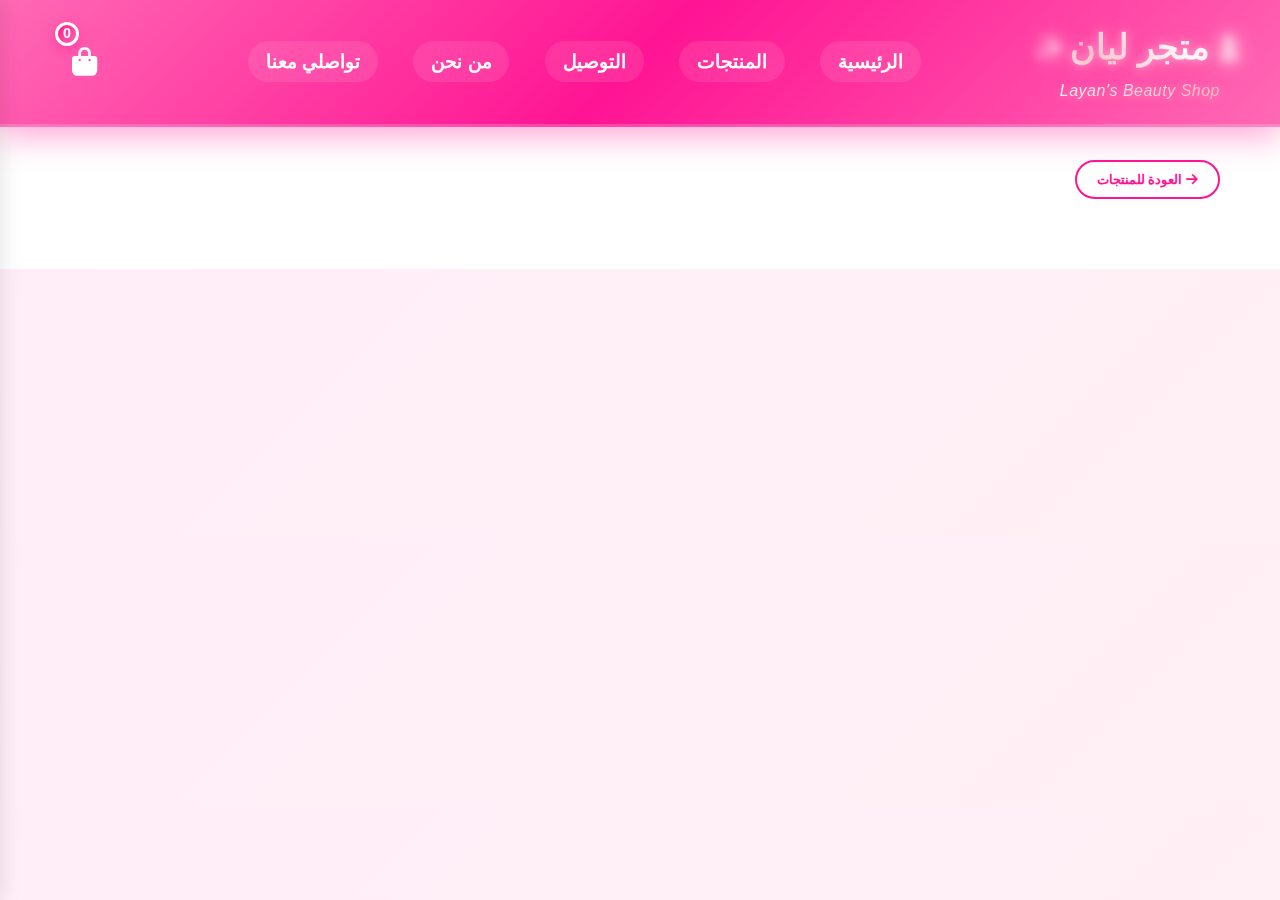
<file: products-details.html>
<!DOCTYPE html>
<html lang="ar" dir="rtl">
<head>
    <meta charset="UTF-8">
    <meta name="viewport" content="width=device-width, initial-scale=1.0">
    <title>تفاصيل المنتج - متجر ليان للجمال</title>
    <link rel="stylesheet" href="styles.css">
    <link href="https://fonts.googleapis.com/css2?family=Cairo:wght@300;400;600;700;900&display=swap" rel="stylesheet">
    <link rel="stylesheet" href="https://cdnjs.cloudflare.com/ajax/libs/font-awesome/6.0.0/css/all.min.css">
</head>
<body>
    <!-- Navigation -->
    <nav class="navbar">
        <div class="nav-container">
            <div class="nav-logo">
                <h2>متجر ليان</h2>
                <span>Layan's Beauty Shop</span>
            </div>
            <ul class="nav-links" id="navLinks">
                <li><a href="index.html">الرئيسية</a></li>
                <li><a href="products.html">المنتجات</a></li>
                <li><a href="delivery.html">التوصيل</a></li>
                <li><a href="about.html">من نحن</a></li>
                <li><a href="contact.html">تواصلي معنا</a></li>
            </ul>
            <div class="nav-icons">
                <div class="cart-icon" onclick="toggleCart()">
                    <i class="fas fa-shopping-bag"></i>
                    <span class="cart-count" id="cartCount">0</span>
                </div>
                <div class="hamburger" onclick="toggleMenu()">
                    <span class="bar"></span>
                    <span class="bar"></span>
                    <span class="bar"></span>
                </div>
            </div>
        </div>
    </nav>

    <!-- Product Detail Section -->
    <section class="product-detail">
        <div class="container">
            <button class="back-btn" onclick="goBack()">
                <i class="fas fa-arrow-right"></i> العودة للمنتجات
            </button>
            
            <div class="product-detail-content" id="productDetailContent">
                <!-- Content will be loaded by JavaScript -->
            </div>
        </div>
    </section>

    <!-- Shopping Cart -->
    <div class="cart-overlay" id="cartOverlay">
        <div class="cart-sidebar">
            <div class="cart-header">
                <h3>حقيبة التسوق</h3>
                <button class="close-cart" onclick="toggleCart()">
                    <i class="fas fa-times"></i>
                </button>
            </div>
            <div class="cart-items" id="cartItems">
                <p class="empty-cart">حقيبة التسوق فارغة</p>
            </div>
            <div class="cart-footer">
                <div class="cart-total">
                    <strong>المجموع: <span id="cartTotal">0</span> شيقل</strong>
                </div>
                <button class="checkout-btn" onclick="showContactMessage()">إتمام الطلب</button>
            </div>
        </div>
    </div>

    <script src="script.js"></script>
    <script>
        let selectedShade = null;

        function loadProductDetail() {
            const urlParams = new URLSearchParams(window.location.search);
            const productId = parseInt(urlParams.get('id'));
            
            const product = products.find(p => p.id === productId);
            
            if (!product) {
                document.getElementById('productDetailContent').innerHTML = '<p>المنتج غير موجود</p>';
                return;
            }
            
            document.getElementById('productDetailContent').innerHTML = `
                <div class="product-detail-grid">
                    <div class="product-image-large">
                        <img src="${product.icon}" alt="${product.name}" onerror="this.style.display='none'; this.nextElementSibling.style.display='flex';">
                        <div class="image-placeholder" style="display: none;">
                            <i class="fas fa-image"></i>
                            <p>صورة المنتج</p>
                        </div>
                    </div>
                    
                    <div class="product-info-large">
                        <h1>${product.name}</h1>
                        <div class="product-category-large">${product.category}</div>
                        <p class="product-description-large">${product.description}</p>
                        
                        <div class="product-price-large">${product.price} شيقل</div>
                        
                        <div class="shade-selection">
                            <h3>اختاري اللون:</h3>
                            <div class="shades-grid">
                                ${product.shades.map((shade, index) => `
                                    <button class="shade-btn" onclick="selectShade('${shade}', ${index})" id="shade-${index}">
                                        ${shade}
                                    </button>
                                `).join('')}
                            </div>
                            <p class="shade-note">* يرجى اختيار اللون قبل الإضافة للسلة</p>
                        </div>
                        
                        <div class="quantity-selector">
                            <h3>الكمية:</h3>
                            <div class="quantity-controls">
                                <button onclick="changeQuantity(-1)">-</button>
                                <span id="quantity">1</span>
                                <button onclick="changeQuantity(1)">+</button>
                            </div>
                        </div>
                        
                        <button class="add-to-cart-large" onclick="addToCartWithShade(${product.id})">
                            <i class="fas fa-shopping-bag"></i> أضيفي للسلة
                        </button>
                    </div>
                </div>
            `;
        }

        function selectShade(shade, index) {
            selectedShade = shade;
            
            document.querySelectorAll('.shade-btn').forEach(btn => btn.classList.remove('active'));
            document.getElementById(`shade-${index}`).classList.add('active');
            document.querySelector('.shade-note').style.display = 'none';
        }

        function changeQuantity(change) {
            const quantityEl = document.getElementById('quantity');
            let quantity = parseInt(quantityEl.textContent);
            quantity = Math.max(1, quantity + change);
            quantityEl.textContent = quantity;
        }

        function addToCartWithShade(productId) {
            if (!selectedShade) {
                alert('يرجى اختيار اللون أولاً');
                document.querySelector('.shade-note').style.display = 'block';
                document.querySelector('.shade-note').style.color = '#ff1493';
                document.querySelector('.shade-note').style.fontWeight = 'bold';
                return;
            }
            
            const quantity = parseInt(document.getElementById('quantity').textContent);
            const product = products.find(p => p.id === productId);
            
            if (product) {
                let cart = JSON.parse(localStorage.getItem('cart') || '[]');
                
                const existingItem = cart.find(item => item.id === productId && item.selectedShade === selectedShade);
                
                if (existingItem) {
                    existingItem.quantity += quantity;
                } else {
                    cart.push({
                        ...product,
                        selectedShade: selectedShade,
                        quantity: quantity
                    });
                }
                
                localStorage.setItem('cart', JSON.stringify(cart));
                updateCart();
                showAddToCartSuccess();
            }
        }

        function goBack() {
            window.history.back();
        }

        document.addEventListener('DOMContentLoaded', function() {
            loadProductDetail();
            updateCart();
        });
    </script>

    <style>
        .product-detail {
            margin-top: 120px;
            padding: 40px 0;
            background: white;
        }

        .back-btn {
            background: transparent;
            border: 2px solid #ff1493;
            color: #ff1493;
            padding: 10px 20px;
            border-radius: 25px;
            margin-bottom: 30px;
            cursor: pointer;
            font-weight: 600;
            transition: all 0.3s ease;
        }

        .back-btn:hover {
            background: #ff1493;
            color: white;
        }

        .product-detail-grid {
            display: grid;
            grid-template-columns: 1fr 1fr;
            gap: 50px;
            align-items: start;
        }

        .product-image-large {
            position: relative;
        }

        .product-image-large img {
            width: 100%;
            height: 500px;
            object-fit: cover;
            border-radius: 20px;
            box-shadow: 0 10px 30px rgba(0,0,0,0.1);
        }

        .image-placeholder {
            width: 100%;
            height: 500px;
            background: linear-gradient(135deg, #ffeef8, #fff0f5);
            border-radius: 20px;
            display: flex;
            flex-direction: column;
            align-items: center;
            justify-content: center;
            color: #ff69b4;
            font-size: 4rem;
        }

        .product-info-large h1 {
            font-size: 2.5rem;
            color: #333;
            margin-bottom: 15px;
        }

        .product-category-large {
            display: inline-block;
            background: linear-gradient(135deg, #ff69b4, #ffb6c1);
            color: white;
            padding: 8px 16px;
            border-radius: 20px;
            font-weight: 600;
            margin-bottom: 20px;
        }

        .product-description-large {
            font-size: 1.2rem;
            color: #666;
            line-height: 1.6;
            margin-bottom: 25px;
        }

        .product-price-large {
            font-size: 2.5rem;
            color: #ff1493;
            font-weight: bold;
            margin-bottom: 30px;
        }

        .shade-selection h3,
        .quantity-selector h3 {
            font-size: 1.3rem;
            color: #333;
            margin-bottom: 15px;
        }

        .shades-grid {
            display: flex;
            flex-wrap: wrap;
            gap: 10px;
            margin-bottom: 10px;
        }

        .shade-btn {
            background: white;
            border: 2px solid #ff69b4;
            color: #666;
            padding: 10px 20px;
            border-radius: 25px;
            cursor: pointer;
            transition: all 0.3s ease;
            font-weight: 600;
        }

        .shade-btn:hover,
        .shade-btn.active {
            background: #ff69b4;
            color: white;
            transform: translateY(-2px);
        }

        .shade-note {
            color: #999;
            font-size: 0.9rem;
            margin-bottom: 20px;
        }

        .quantity-controls {
            display: flex;
            align-items: center;
            gap: 15px;
            margin-bottom: 30px;
        }

        .quantity-controls button {
            width: 40px;
            height: 40px;
            background: #ff69b4;
            color: white;
            border: none;
            border-radius: 50%;
            cursor: pointer;
            font-size: 1.2rem;
            font-weight: bold;
        }

        .quantity-controls span {
            font-size: 1.5rem;
            font-weight: bold;
            min-width: 30px;
            text-align: center;
        }

        .add-to-cart-large {
            width: 100%;
            background: linear-gradient(135deg, #ff1493, #ff69b4);
            color: white;
            border: none;
            padding: 20px;
            border-radius: 30px;
            font-size: 1.3rem;
            font-weight: 600;
            cursor: pointer;
            transition: all 0.3s ease;
        }

        .add-to-cart-large:hover {
            transform: translateY(-3px);
            box-shadow: 0 10px 25px rgba(255, 20, 147, 0.3);
        }

        @media (max-width: 768px) {
            .product-detail-grid {
                grid-template-columns: 1fr;
                gap: 30px;
            }

            .product-image-large img,
            .image-placeholder {
                height: 300px;
            }

            .product-info-large h1 {
                font-size: 2rem;
            }

            .shades-grid {
                justify-content: center;
            }
        }
    </style>
</body>
</html>
</file>
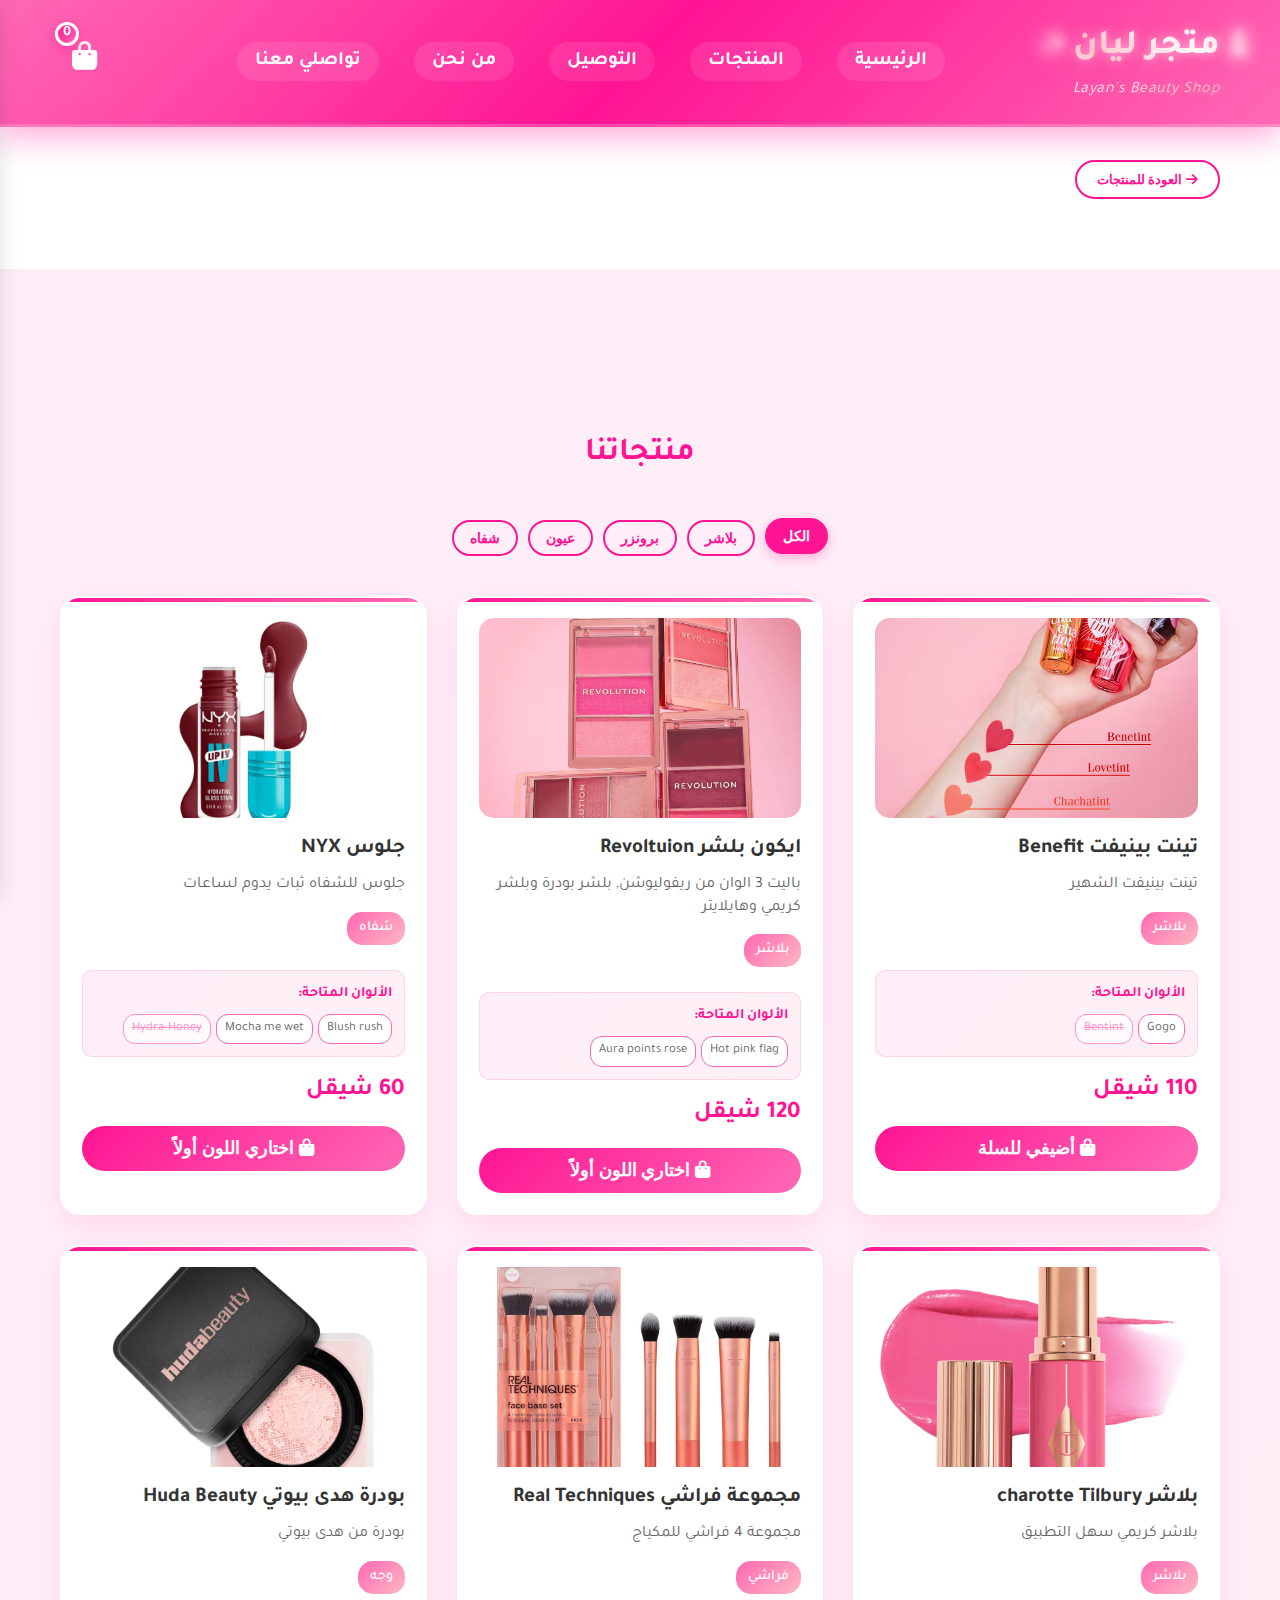
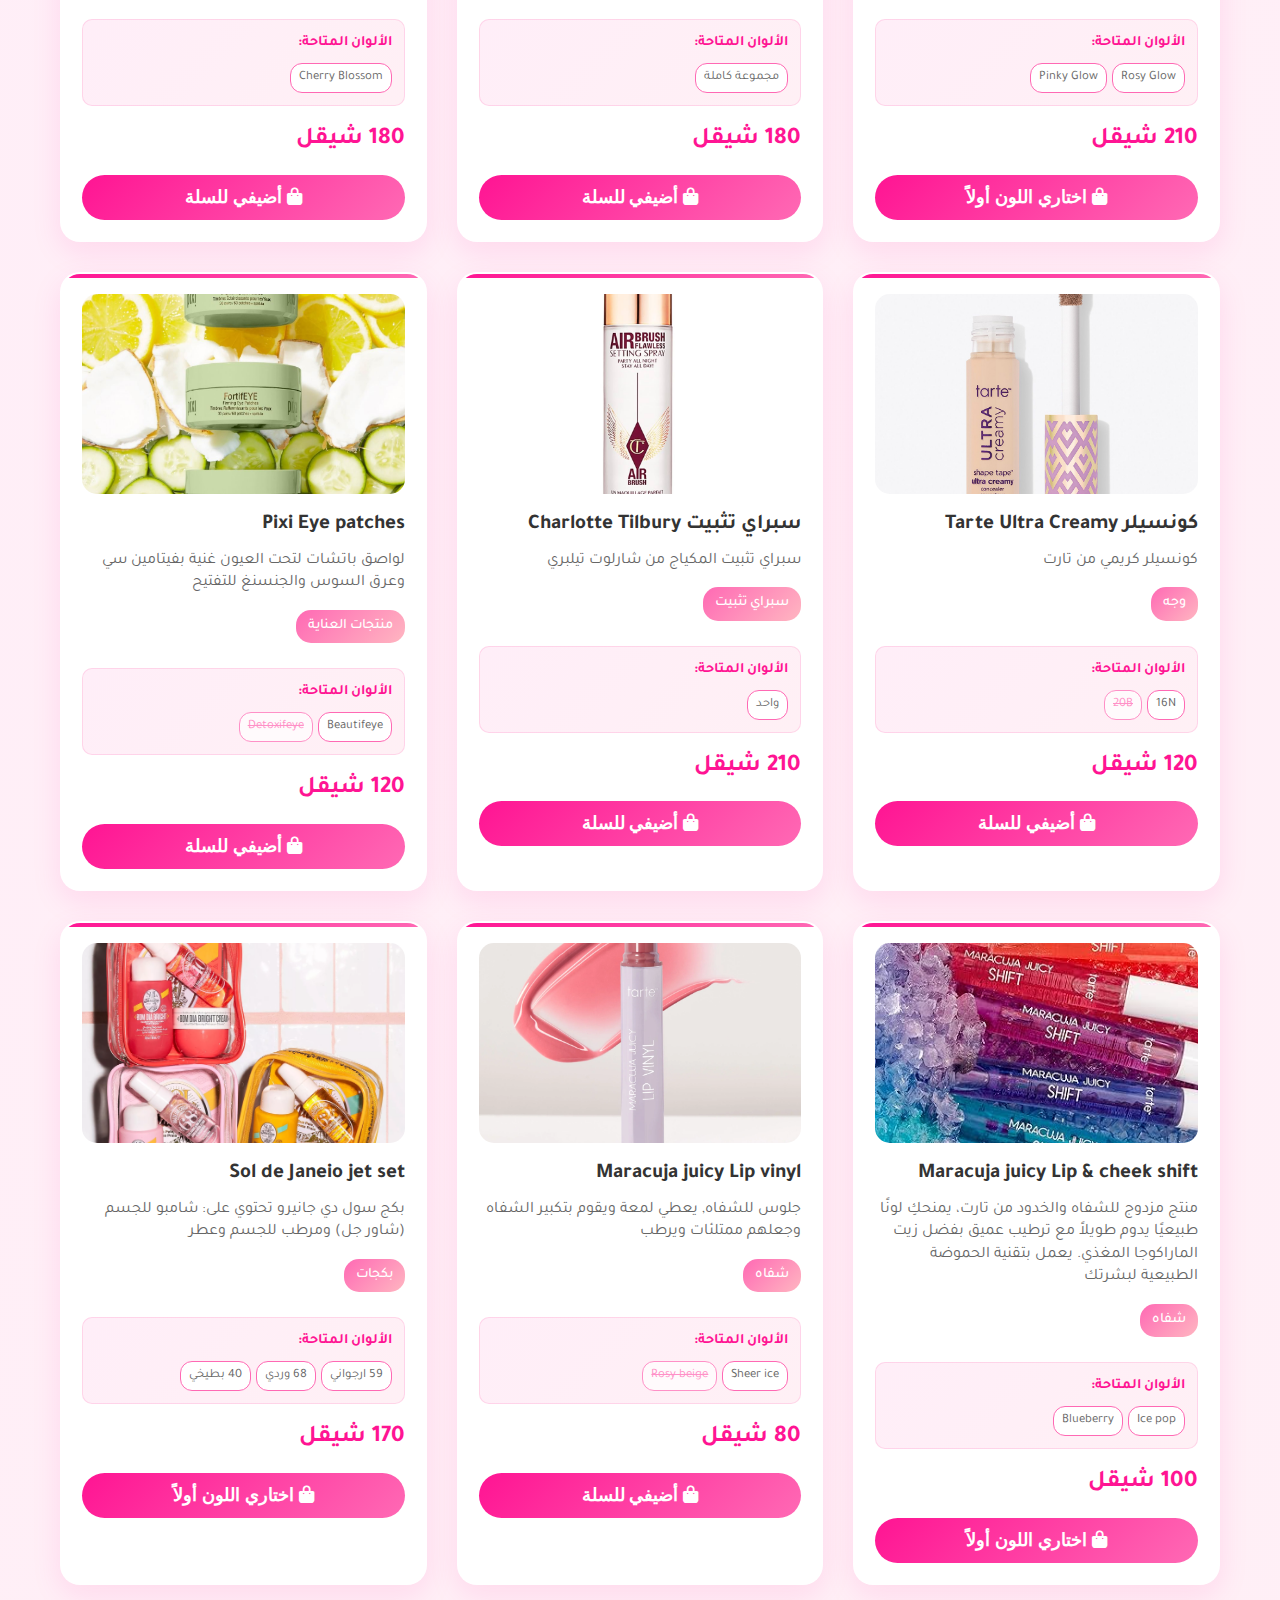
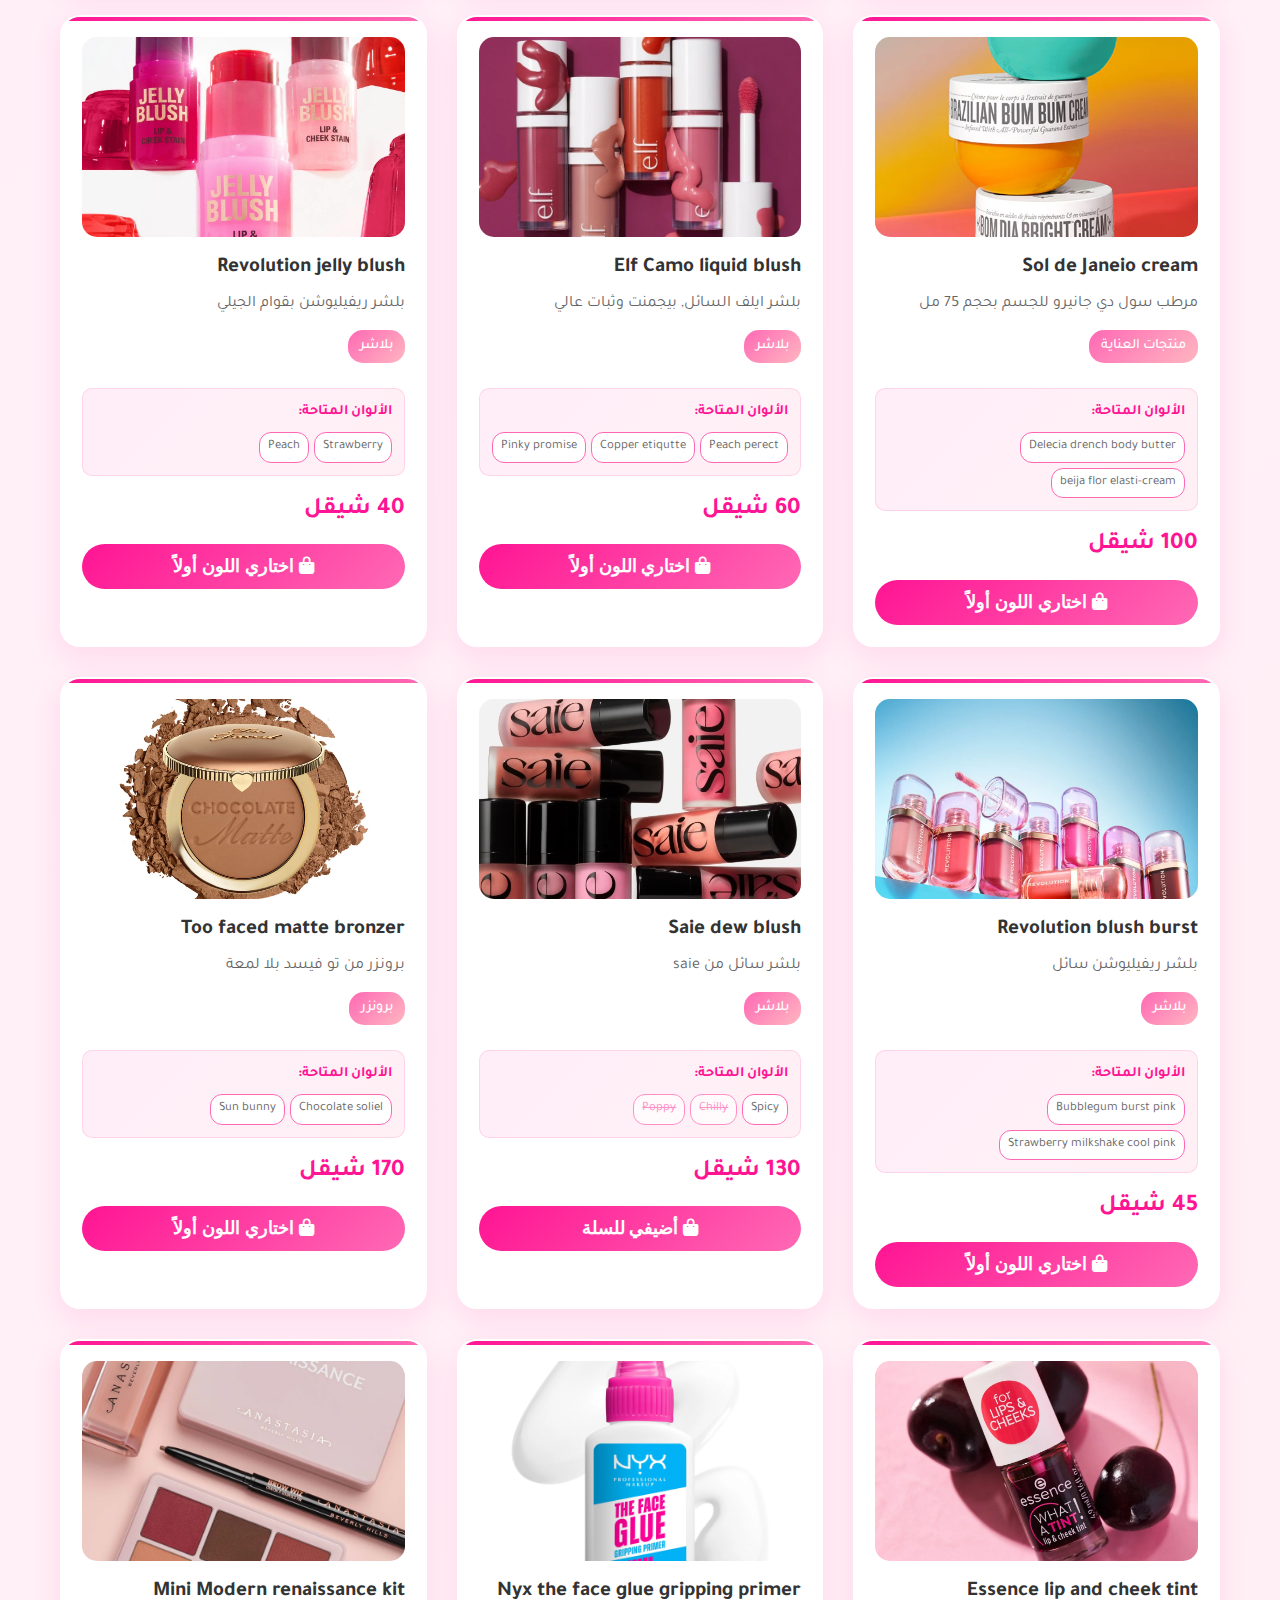
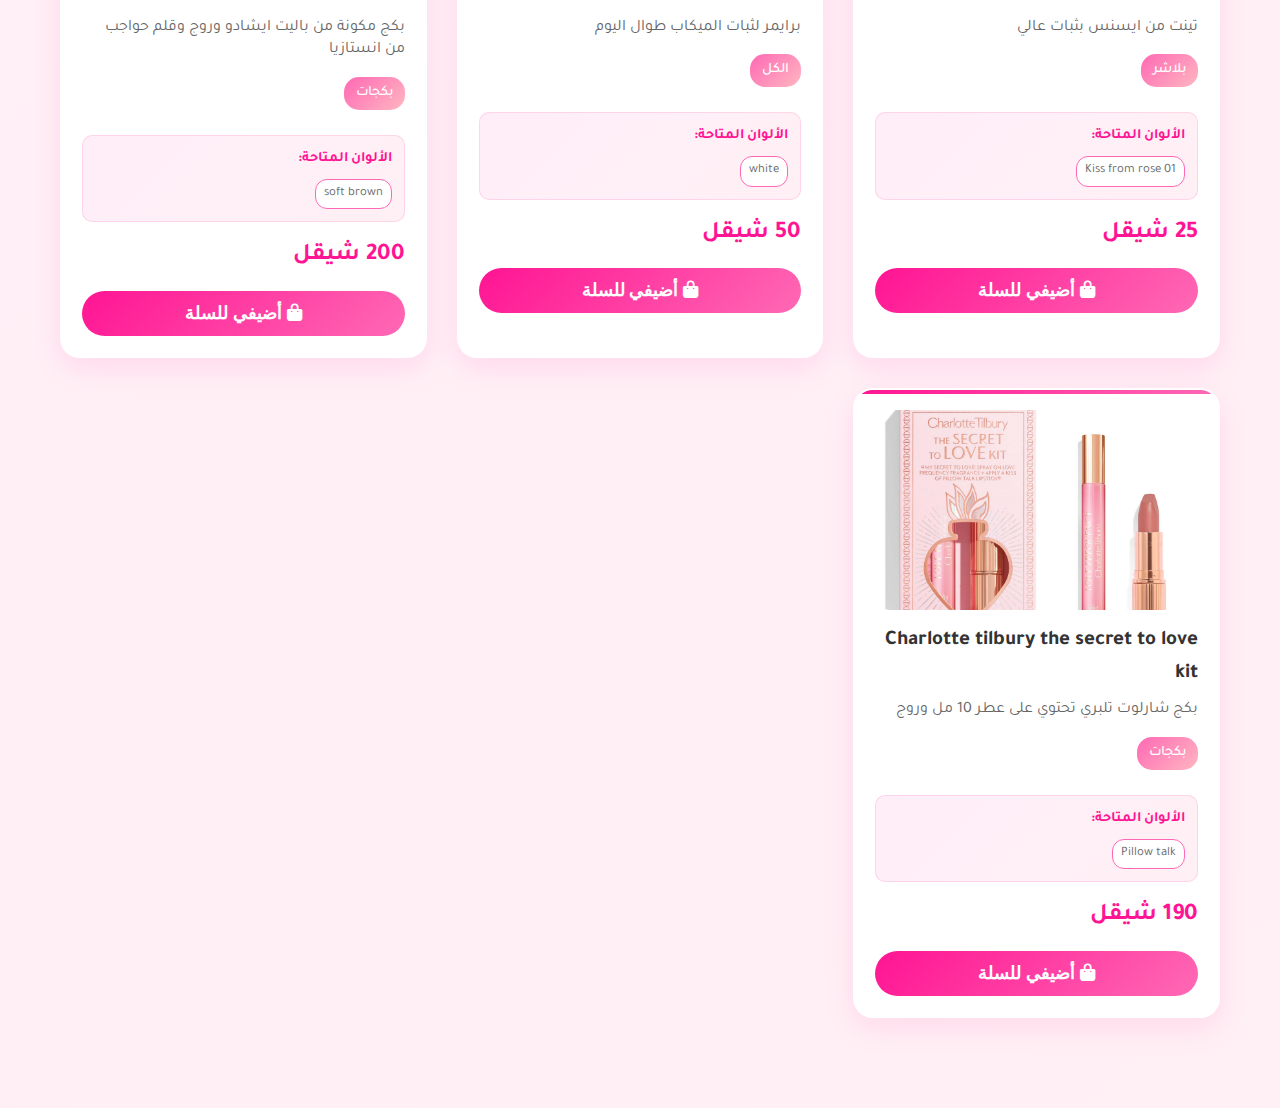
<file: products.html>
<!DOCTYPE html>
<html lang="ar" dir="rtl">
<head>
    <meta charset="UTF-8">
    <meta name="viewport" content="width=device-width, initial-scale=1.0">
    <title>تفاصيل المنتج - متجر ليان</title>
    <link rel="stylesheet" href="styles.css">
    <link href="https://fonts.googleapis.com/css2?family=Tajawal:wght@300;400;500;700&display=swap" rel="stylesheet">
    <link rel="stylesheet" href="https://cdnjs.cloudflare.com/ajax/libs/font-awesome/6.0.0/css/all.min.css">
</head>
<body>
    
    <nav class="navbar">
        <div class="nav-container">
            <div class="nav-logo">
                <h2>متجر ليان</h2>
                <span>Layan's Beauty Shop</span>
            </div>
       <ul class="nav-links" id="navLinks">
    <li><a href="index.html">الرئيسية</a></li>
    <li><a href="products.html">المنتجات</a></li>
    <li><a href="delivery.html">التوصيل</a></li>
    <li><a href="about.html">من نحن</a></li>
    <li><a href="contact.html">تواصلي معنا</a></li>
</ul>
            <div class="nav-icons">
                <div class="cart-icon" onclick="toggleCart()">
                    <i class="fas fa-shopping-bag"></i>
                    <span class="cart-count" id="cartCount">0</span>
                </div>
                <div class="hamburger" onclick="toggleMenu()">
                    <span class="bar"></span>
                    <span class="bar"></span>
                    <span class="bar"></span>
                </div>
            </div>
        </div>
    </nav>
<section class="product-detail">
        <div class="container">
            <button class="back-btn" onclick=" backToProducts()">
                <i class="fas fa-arrow-right"></i> العودة للمنتجات
            </button>
            
            <div class="product-detail-content" id="productDetailContent">

            </div>
        </div>
    </section>

 <section class="products-section" style="margin-top: 120px; padding: 40px 0;">
    <div class="container">
        <h1 style="text-align: center; color: #ff1493; margin-bottom: 40px;">منتجاتنا</h1>
        
        <div style="display: flex; justify-content: center; gap: 10px; flex-wrap: wrap; margin-bottom: 40px;">
            <button class="filter-btn active" onclick="filterProducts('الكل')">الكل</button>
            <button class="filter-btn" onclick="filterProducts('بلاشر')">بلاشر</button>
            <button class="filter-btn" onclick="filterProducts('برونزر')">برونزر</button>
            <button class="filter-btn" onclick="filterProducts('عيون')">عيون</button>
            <button class="filter-btn" onclick="filterProducts('شفاه')">شفاه</button>
        </div>
        
      
        <div class="products-grid" id="allProducts">
    
        </div>
    </div>
</section>
    

    <div class="cart-sidebar" id="cartSidebar">
        <div class="cart-header">
            <h3>سلة التسوق</h3>
            <button class="close-cart" onclick="toggleCart()">×</button>
        </div>
        <div class="cart-items" id="cartItems">
            
        </div>
        <div class="cart-footer">
            <div class="cart-total">
                <strong>المجموع: <span id="cartTotal">0</span> شيقل</strong>
            </div>
            <div class="delivery-info" id="deliveryInfo" style="display: none;">
                <p>التوصيل: <span id="deliveryPrice">0</span> شيقل</p>
                <p><strong>المجموع النهائي: <span id="finalTotal">0</span> شيقل</strong></p>
            </div>
            <button class="checkout-btn" onclick="showContactMessage()">إتمام الطلب</button>
        </div>
    </div>

    <script src="script.js"></script>
    <script>
        let selectedShade = null;
        let selectedDelivery = null;
        let deliveryPrice = 0;

        function loadProductDetail() {
            const urlParams = new URLSearchParams(window.location.search);
            const productId = parseInt(urlParams.get('id'));
            
            const product = products.find(p => p.id === productId);
            
            if (!product) {
                document.getElementById('productDetailContent').innerHTML = '<p>المنتج غير موجود</p>';
                return;
            }
            
            document.getElementById('productDetailContent').innerHTML = `
                <div class="product-detail-grid">
                    <div class="product-image-large">
                        <img src="${product.icon}" alt="${product.name}" onerror="this.style.display='none'; this.nextElementSibling.style.display='flex';">
                        <div class="image-placeholder" style="display: none;">
                            <i class="fas fa-image"></i>
                            <p>صورة المنتج</p>
                        </div>
                    </div>
                    
                    <div class="product-info-large">
                        <h1>${product.name}</h1>
                        <div class="product-category-large">${product.category}</div>
                        <p class="product-description-large">${product.description}</p>
                        
                        <div class="product-price-large">${product.price} شيقل</div>
                        
                        <div class="shade-selection">
                            <h3>اختاري اللون:</h3>
                            <div class="shades-grid">
                                ${product.shades.map((shade, index) => `
                                    <button class="shade-btn" onclick="selectShade('${shade}', ${index})" id="shade-${index}">
                                        ${shade}
                                    </button>
                                `).join('')}
                            </div>
                            <p class="shade-note">* يرجى اختيار اللون قبل الإضافة للسلة</p>
                        </div>
                        
                        <div class="quantity-selector">
                            <h3>الكمية:</h3>
                            <div class="quantity-controls">
                                <button onclick="changeQuantity(-1)">-</button>
                                <span id="quantity">1</span>
                                <button onclick="changeQuantity(1)">+</button>
                            </div>
                        </div>
                        
                        <button class="add-to-cart-large" onclick="addToCartWithShade(${product.id})">
                            <i class="fas fa-shopping-bag"></i> أضيفي للسلة
                        </button>
                    </div>
                </div>
            `;
        }

        function selectShade(shade, index) {
            selectedShade = shade;
            document.querySelectorAll('.shade-btn').forEach(btn => btn.classList.remove('active'));
            
            document.getElementById(`shade-${index}`).classList.add('active');
            
            document.querySelector('.shade-note').style.display = 'none';
        }

        function changeQuantity(change) {
            const quantityEl = document.getElementById('quantity');
            let quantity = parseInt(quantityEl.textContent);
            quantity = Math.max(1, quantity + change);
            quantityEl.textContent = quantity;
        }

        function addToCartWithShade(productId) {
            if (!selectedShade) {
                alert('يرجى اختيار اللون أولاً');
                document.querySelector('.shade-note').style.display = 'block';
                document.querySelector('.shade-note').style.color = '#ff1493';
                document.querySelector('.shade-note').style.fontWeight = 'bold';
                return;
            }
            
            const quantity = parseInt(document.getElementById('quantity').textContent);
            const product = products.find(p => p.id === productId);
            
            if (product) {
                let cart = JSON.parse(localStorage.getItem('cart') || '[]');
                
                const existingItem = cart.find(item => item.id === productId && item.selectedShade === selectedShade);
                
                if (existingItem) {
                    existingItem.quantity += quantity;
                } else {
                    cart.push({
                        ...product,
                        selectedShade: selectedShade,
                        quantity: quantity
                    });
                }
                
                localStorage.setItem('cart', JSON.stringify(cart));
                updateCart();
                showAddToCartSuccess();
            }
        }

        function selectDelivery(type, price) {
            selectedDelivery = type;
            deliveryPrice = price;
            
            document.querySelectorAll('.delivery-option').forEach(option => option.classList.remove('active'));
            document.querySelectorAll('.delivery-check').forEach(check => check.style.display = 'none');
            
            document.querySelector(`[onclick="selectDelivery('${type}', ${price})"]`).classList.add('active');
            document.getElementById(`${type}-check`).style.display = 'flex';
            
            document.getElementById('deliveryInfo').style.display = 'block';
            document.getElementById('deliveryPrice').textContent = price;
            
            updateFinalTotal();
        }

        function updateFinalTotal() {
            const cartTotal = parseInt(document.getElementById('cartTotal').textContent || 0);
            const finalTotal = cartTotal + deliveryPrice;
            document.getElementById('finalTotal').textContent = finalTotal;
        }

        function backToProducts()() {
            window.history.back();
        }

        document.addEventListener('DOMContentLoaded', function() {
            loadProductDetail();
            updateCart();
        });
    </script>

    <style>
        .product-detail {
            margin-top: 120px;
            padding: 40px 0;
            background: white;
        }

        .back-btn {
            background: transparent;
            border: 2px solid #ff1493;
            color: #ff1493;
            padding: 10px 20px;
            border-radius: 25px;
            margin-bottom: 30px;
            cursor: pointer;
            font-weight: 600;
            transition: all 0.3s ease;
        }

        .back-btn:hover {
            background: #ff1493;
            color: white;
        }

        .product-detail-grid {
            display: grid;
            grid-template-columns: 1fr 1fr;
            gap: 50px;
            align-items: start;
        }

        .product-image-large {
            position: relative;
        }

        .product-image-large img {
            width: 100%;
            height: 500px;
            object-fit: cover;
            border-radius: 20px;
            box-shadow: 0 10px 30px rgba(0,0,0,0.1);
        }

        .image-placeholder {
            width: 100%;
            height: 500px;
            background: linear-gradient(135deg, #ffeef8, #fff0f5);
            border-radius: 20px;
            display: flex;
            flex-direction: column;
            align-items: center;
            justify-content: center;
            color: #ff69b4;
            font-size: 4rem;
        }

        .product-info-large h1 {
            font-size: 2.5rem;
            color: #333;
            margin-bottom: 15px;
        }

        .product-category-large {
            display: inline-block;
            background: linear-gradient(135deg, #ff69b4, #ffb6c1);
            color: white;
            padding: 8px 16px;
            border-radius: 20px;
            font-weight: 600;
            margin-bottom: 20px;
        }

        .product-description-large {
            font-size: 1.2rem;
            color: #666;
            line-height: 1.6;
            margin-bottom: 25px;
        }

        .product-price-large {
            font-size: 2.5rem;
            color: #ff1493;
            font-weight: bold;
            margin-bottom: 30px;
        }

        .shade-selection h3,
        .quantity-selector h3 {
            font-size: 1.3rem;
            color: #333;
            margin-bottom: 15px;
        }

        .shades-grid {
            display: flex;
            flex-wrap: wrap;
            gap: 10px;
            margin-bottom: 10px;
        }

        .shade-btn {
            background: white;
            border: 2px solid #ff69b4;
            color: #666;
            padding: 10px 20px;
            border-radius: 25px;
            cursor: pointer;
            transition: all 0.3s ease;
            font-weight: 600;
        }

        .shade-btn:hover,
        .shade-btn.active {
            background: #ff69b4;
            color: white;
            transform: translateY(-2px);
        }

        .shade-note {
            color: #999;
            font-size: 0.9rem;
            margin-bottom: 20px;
        }

        .quantity-controls {
            display: flex;
            align-items: center;
            gap: 15px;
            margin-bottom: 30px;
        }

        .quantity-controls button {
            width: 40px;
            height: 40px;
            background: #ff69b4;
            color: white;
            border: none;
            border-radius: 50%;
            cursor: pointer;
            font-size: 1.2rem;
            font-weight: bold;
        }

        .quantity-controls span {
            font-size: 1.5rem;
            font-weight: bold;
            min-width: 30px;
            text-align: center;
        }

        .add-to-cart-large {
            width: 100%;
            background: linear-gradient(135deg, #ff1493, #ff69b4);
            color: white;
            border: none;
            padding: 20px;
            border-radius: 30px;
            font-size: 1.3rem;
            font-weight: 600;
            cursor: pointer;
            transition: all 0.3s ease;
        }

        .add-to-cart-large:hover {
            transform: translateY(-3px);
            box-shadow: 0 10px 25px rgba(255, 20, 147, 0.3);
        }

    .delivery-section {
            padding: 50px 0;
            background: linear-gradient(135deg, #ffeef8, #fff0f5);
        }

        .delivery-section h2 {
            text-align: center;
            font-size: 2.5rem;
            color: #ff1493;
            margin-bottom: 40px;
            font-weight: 700;
        }

        .delivery-options {
            display: grid;
            grid-template-columns: repeat(auto-fit, minmax(300px, 1fr));
            gap: 20px;
        }

        .delivery-option {
            background: white;
            padding: 25px;
            border-radius: 15px;
            display: flex;
            align-items: center;
            gap: 20px;
            cursor: pointer;
            transition: all 0.3s ease;
            border: 2px solid transparent;
            position: relative;
        }

        .delivery-option:hover {
            transform: translateY(-5px);
            box-shadow: 0 10px 25px rgba(255, 20, 147, 0.1);
            border-color: #ff69b4;
        }

        .delivery-option.active {
            background: linear-gradient(135deg, #ffeef8, #fff0f5);
            border-color: #ff1493;
        }

        .delivery-icon {
            width: 60px;
            height: 60px;
            background: linear-gradient(135deg, #ff1493, #ff69b4);
            border-radius: 50%;
            display: flex;
            align-items: center;
            justify-content: center;
            color: white;
            font-size: 1.5rem;
        }

        .delivery-info h3 {
            color: #333;
            margin-bottom: 5px;
            font-size: 1.2rem;
        }

        .delivery-info p {
            color: #ff1493;
            font-weight: bold;
            font-size: 1.1rem;
            margin-bottom: 3px;
        }

        .delivery-time {
            color: #666;
            font-size: 0.9rem;
        }

        .delivery-check {
            position: absolute;
            top: 10px;
            left: 10px;
            width: 30px;
            height: 30px;
            background: #28a745;
            border-radius: 50%;
            display: none;
            align-items: center;
            justify-content: center;
            color: white;
        }

        .delivery-info {
            background: #f9f9f9;
            padding: 15px;
            border-radius: 10px;
            margin-bottom: 15px;
            text-align: center;
        }

        @media (max-width: 768px) {
            .product-detail-grid {
                grid-template-columns: 1fr;
                gap: 30px;
            }

            .product-image-large img,
            .image-placeholder {
                height: 300px;
            }

            .product-info-large h1 {
                font-size: 2rem;
            }

            .shades-grid {
                justify-content: center;
            }

            .delivery-options {
                grid-template-columns: 1fr;
            }

            .delivery-option {
                flex-direction: column;
                text-align: center;
            }
        }
    </style>
</body>
</html>
</file>
<file: delivery-styles.css>
/* Delivery Page Styles */
.delivery-hero {
    background: linear-gradient(135deg, #ff1493, #ff69b4, #ffc0cb);
    padding: 100px 0 60px;
    text-align: center;
    color: white;
}

.delivery-hero h1 {
    font-size: 3rem;
    font-weight: 700;
    margin-bottom: 20px;
    text-shadow: 2px 2px 4px rgba(0,0,0,0.3);
}

.delivery-hero p {
    font-size: 1.3rem;
    opacity: 0.9;
}

.delivery-section {
    padding: 80px 0;
    background: #fafafa;
}

.delivery-grid {
    display: grid;
    grid-template-columns: repeat(auto-fit, minmax(350px, 1fr));
    gap: 30px;
    margin-top: 40px;
}

.delivery-card {
    background: white;
    border-radius: 20px;
    padding: 40px 30px;
    text-align: center;
    box-shadow: 0 10px 30px rgba(255, 20, 147, 0.1);
    transition: transform 0.3s ease, box-shadow 0.3s ease;
    position: relative;
    border: 2px solid transparent;
}

.delivery-card:hover {
    transform: translateY(-10px);
    box-shadow: 0 20px 40px rgba(255, 20, 147, 0.2);
    border-color: #ff69b4;
}

.delivery-card.popular {
    border: 2px solid #ff1493;
    transform: scale(1.05);
}

.popular-badge {
    background: linear-gradient(135deg, #ff1493, #ff69b4);
    color: white;
    padding: 8px 20px;
    border-radius: 25px;
    font-size: 0.9rem;
    font-weight: 600;
    position: absolute;
    top: -12px;
    right: 30px;
}

.delivery-icon {
    width: 80px;
    height: 80px;
    background: linear-gradient(135deg, #ff1493, #ff69b4);
    border-radius: 50%;
    display: flex;
    align-items: center;
    justify-content: center;
    margin: 0 auto 20px;
    color: white;
    font-size: 2rem;
}

.delivery-card h3 {
    font-size: 1.8rem;
    color: #333;
    margin-bottom: 15px;
    font-weight: 700;
}

.delivery-time {
    font-size: 1.2rem;
    color: #ff1493;
    font-weight: 600;
    margin-bottom: 10px;
}

.delivery-price {
    font-size: 1.1rem;
    color: #666;
    margin-bottom: 25px;
}

.delivery-features {
    list-style: none;
    padding: 0;
    margin-bottom: 25px;
}

.delivery-features li {
    padding: 8px 0;
    color: #555;
    text-align: right;
}

.delivery-features i {
    color: #ff1493;
    margin-left: 10px;
}

.delivery-areas h4 {
    color: #333;
    font-size: 1rem;
    margin-bottom: 15px;
}

.area-tag, .price-tag {
    background: linear-gradient(135deg, #ff1493, #ff69b4);
    color: white;
    padding: 6px 15px;
    border-radius: 20px;
    font-size: 0.9rem;
    margin: 5px;
    display: inline-block;
    font-weight: 500;
}

.price-tag {
    font-size: 1.2rem;
    padding: 10px 20px;
}

/* Delivery Info Section */
.delivery-info {
    padding: 80px 0;
    background: white;
}

.info-grid {
    display: grid;
    grid-template-columns: repeat(auto-fit, minmax(300px, 1fr));
    gap: 40px;
    margin-top: 40px;
}

.info-card {
    text-align: center;
    padding: 30px 20px;
}

.info-icon {
    width: 70px;
    height: 70px;
    background: linear-gradient(135deg, #ff1493, #ff69b4);
    border-radius: 50%;
    display: flex;
    align-items: center;
    justify-content: center;
    margin: 0 auto 20px;
    color: white;
    font-size: 1.5rem;
}

.info-card h3 {
    font-size: 1.5rem;
    color: #333;
    margin-bottom: 15px;
    font-weight: 600;
}

.info-card p {
    color: #666;
    line-height: 1.6;
}

/* Order Contact Section */
.order-contact {
    padding: 80px 0;
    background: linear-gradient(135deg, #fff0f5, #fce4ec);
}

.contact-card {
    background: white;
    border-radius: 25px;
    padding: 50px 40px;
    text-align: center;
    box-shadow: 0 15px 35px rgba(255, 20, 147, 0.15);
    max-width: 600px;
    margin: 0 auto;
}

.contact-card h2 {
    font-size: 2.5rem;
    color: #ff1493;
    margin-bottom: 20px;
    font-weight: 700;
}

.contact-card p {
    font-size: 1.2rem;
    color: #666;
    margin-bottom: 30px;
}

.contact-buttons {
    display: flex;
    gap: 20px;
    justify-content: center;
    flex-wrap: wrap;
}

.contact-btn {
    padding: 15px 30px;
    border-radius: 25px;
    text-decoration: none;
    font-weight: 600;
    font-size: 1.1rem;
    transition: all 0.3s ease;
    display: flex;
    align-items: center;
    gap: 10px;
}

.contact-btn.instagram {
    background: linear-gradient(135deg, #833ab4, #fd1d1d, #fcb045);
    color: white;
}

.contact-btn.tiktok {
    background: linear-gradient(135deg, #000000, #ff0050);
    color: white;
}

.contact-btn:hover {
    transform: translateY(-3px);
    box-shadow: 0 10px 25px rgba(0,0,0,0.2);
}

/* Responsive Design */
@media (max-width: 768px) {
    .delivery-hero h1 {
        font-size: 2.2rem;
    }
    
    .delivery-grid {
        grid-template-columns: 1fr;
        gap: 20px;
    }
    
    .delivery-card {
        padding: 30px 20px;
    }
    
    .delivery-card.popular {
        transform: none;
    }
    
    .contact-buttons {
        flex-direction: column;
        align-items: center;
    }
    
    .contact-btn {
        width: 200px;
        justify-content: center;
    }
    
    .info-grid {
        grid-template-columns: 1fr;
        gap: 30px;
    }
    
    .contact-card {
        padding: 40px 30px;
    }
    
    .contact-card h2 {
        font-size: 2rem;
    }
}
</file>
<file: styles.css>
/* Reset and Base Styles */
* {
    margin: 0;
    padding: 0;
    box-sizing: border-box;
}

body {
    font-family: 'Tajawal', sans-serif;
    line-height: 1.6;
    color: #333;
    background: linear-gradient(135deg, #ffeef8 0%, #fff0f5 100%);
    overflow-x: hidden;
}

.container {
    max-width: 1200px;
    margin: 0 auto;
    padding: 0 20px;
}

/* ENHANCED CREATIVE NAVIGATION */
.navbar {
    background: linear-gradient(135deg, 
        #ff69b4 0%, 
        #ff1493 25%, 
        #ff69b4 50%, 
        #ff1493 75%, 
        #ff69b4 100%);
    background-size: 200% 200%;
    animation: gradient-shift 4s ease infinite;
    padding: 20px 0;
    position: fixed;
    width: 100%;
    top: 0;
    z-index: 1000;
    box-shadow: 0 8px 32px rgba(255, 20, 147, 0.4);
    backdrop-filter: blur(15px);
    border-bottom: 3px solid rgba(255, 255, 255, 0.2);
}

@keyframes gradient-shift {
    0% { background-position: 0% 50%; }
    50% { background-position: 100% 50%; }
    100% { background-position: 0% 50%; }
}

.nav-container {
    max-width: 1200px;
    margin: 0 auto;
    padding: 0 20px;
    display: flex;
    justify-content: space-between;
    align-items: center;
}

/* Creative Logo Design */
.nav-logo {
    display: flex;
    flex-direction: column;
    align-items: center;
    position: relative;
    cursor: pointer;
    transition: all 0.3s ease;
}

.nav-logo:hover {
    transform: scale(1.05);
}

.nav-logo h2 {
    color: white;
    font-size: 2.2rem;
    font-weight: 800;
    margin-bottom: 2px;
    background: linear-gradient(45deg, 
        #ffffff 0%,
        #ffb6c1 25%, 
        #ffffff 50%,
        #ffc0cb 75%,
        #ffffff 100%);
    -webkit-background-clip: text;
    -webkit-text-fill-color: transparent;
    background-clip: text;
    background-size: 200% 200%;
    animation: text-shimmer 3s ease-in-out infinite;
    text-shadow: 
        0 0 10px rgba(255, 255, 255, 0.5),
        0 0 20px rgba(255, 182, 193, 0.3),
        0 0 30px rgba(255, 192, 203, 0.2);
    position: relative;
    font-family: 'Tajawal', cursive;
    letter-spacing: 1px;
}

@keyframes text-shimmer {
    0% { background-position: 0% 50%; }
    50% { background-position: 100% 50%; }
    100% { background-position: 0% 50%; }
}

.nav-logo h2::before {
    content: '✨';
    position: absolute;
    left: -35px;
    top: 50%;
    transform: translateY(-50%);
    font-size: 1.5rem;
    animation: float-left 2s ease-in-out infinite;
    filter: drop-shadow(0 0 8px rgba(255, 255, 255, 0.8));
}

.nav-logo h2::after {
    content: '💄';
    position: absolute;
    right: -35px;
    top: 50%;
    transform: translateY(-50%);
    font-size: 1.5rem;
    animation: float-right 2s ease-in-out infinite reverse;
    filter: drop-shadow(0 0 8px rgba(255, 255, 255, 0.8));
}

@keyframes float-left {
    0%, 100% { transform: translateY(-50%) rotate(0deg) scale(1); }
    50% { transform: translateY(-60%) rotate(10deg) scale(1.1); }
}

@keyframes float-right {
    0%, 100% { transform: translateY(-50%) rotate(0deg) scale(1); }
    50% { transform: translateY(-60%) rotate(-10deg) scale(1.1); }
}

.nav-logo span {
    color: rgba(255, 255, 255, 0.9);
    font-size: 1rem;
    font-weight: 400;
    font-style: italic;
    text-shadow: 0 2px 8px rgba(255, 182, 193, 0.6);
    background: linear-gradient(45deg, #ffffff, #ffb6c1);
    -webkit-background-clip: text;
    -webkit-text-fill-color: transparent;
    background-clip: text;
    letter-spacing: 0.5px;
}

/* Enhanced Menu Items */
.nav-menu {
    display: flex;
    list-style: none;
    gap: 35px;
}

.nav-item {
    position: relative;
}

.nav-link {
    color: white;
    text-decoration: none;
    font-weight: 600;
    font-size: 1.2rem;
    transition: all 0.3s ease;
    position: relative;
    padding: 8px 16px;
    border-radius: 25px;
    background: rgba(255, 255, 255, 0.1);
    backdrop-filter: blur(10px);
    border: 2px solid transparent;
}

.nav-link::before {
    content: '';
    position: absolute;
    top: 0;
    left: 0;
    right: 0;
    bottom: 0;
    background: linear-gradient(45deg, 
        rgba(255, 255, 255, 0.3),
        rgba(255, 182, 193, 0.3),
        rgba(255, 255, 255, 0.3));
    border-radius: 25px;
    opacity: 0;
    transition: opacity 0.3s ease;
    z-index: -1;
}

.nav-link:hover::before,
.nav-link.active::before {
    opacity: 1;
}

.nav-link:hover,
.nav-link.active {
    color: #ffffff;
    transform: translateY(-3px) scale(1.05);
    border-color: rgba(255, 255, 255, 0.5);
    box-shadow: 
        0 8px 25px rgba(255, 255, 255, 0.2),
        0 0 20px rgba(255, 182, 193, 0.4);
    text-shadow: 0 0 10px rgba(255, 255, 255, 0.8);
}

.nav-link::after {
    content: '';
    position: absolute;
    width: 0;
    height: 3px;
    bottom: -8px;
    right: 50%;
    background: linear-gradient(90deg, 
        transparent,
        rgba(255, 255, 255, 0.8),
        transparent);
    transition: all 0.3s ease;
    border-radius: 2px;
}

.nav-link:hover::after,
.nav-link.active::after {
    width: 100%;
    right: 0;
}

/* Creative Cart Icon */
.nav-icons {
    display: flex;
    align-items: center;
    gap: 25px;
}

.cart-icon {
    position: relative;
    color: white;
    font-size: 1.8rem;
    cursor: pointer;
    transition: all 0.3s ease;
    padding: 12px;
    
    backdrop-filter: blur(10px);
    
}

.cart-icon:hover {
    transform: scale(1.1) rotate(5deg);

    
}

.cart-count {
    position: absolute;
    top: -5px;
    left: -5px;
    background: linear-gradient(135deg, #ff1493, #ff69b4);
    color: white;
    border-radius: 50%;
    width: 24px;
    height: 24px;
    font-size: 0.9rem;
    display: flex;
    align-items: center;
    justify-content: center;
    font-weight: bold;
    border: 3px solid white;
    box-shadow: 0 4px 12px rgba(255, 20, 147, 0.4);
    animation: pulse-count 2s infinite;
}

@keyframes pulse-count {
    0%, 100% { transform: scale(1); }
    50% { transform: scale(1.1); }
}

/* Enhanced Hamburger Menu */
.hamburger {
    display: none;
    flex-direction: column;
    cursor: pointer;
    padding: 10px;
    background: rgba(255, 255, 255, 0.15);
    border-radius: 10px;
    border: 2px solid rgba(255, 255, 255, 0.3);
    transition: all 0.3s ease;
}

.hamburger:hover {
    background: rgba(255, 255, 255, 0.25);
    transform: scale(1.05);
}

.bar {
    width: 30px;
    height: 4px;
    background: white;
    margin: 4px 0;
    transition: 0.3s;
    border-radius: 2px;
    box-shadow: 0 2px 4px rgba(0, 0, 0, 0.1);
}

.hamburger.active .bar:nth-child(1) {
    transform: rotate(-45deg) translate(-8px, 8px);
    background: #ffb6c1;
}

.hamburger.active .bar:nth-child(2) {
    opacity: 0;
}

.hamburger.active .bar:nth-child(3) {
    transform: rotate(45deg) translate(-8px, -8px);
    background: #ffb6c1;
}

/* Hero Section */
.hero {
    margin-top: 100px;
    padding: 100px 0;
    background: linear-gradient(135deg, #fff0f5, #ffeef8);
    display: flex;
    align-items: center;
    min-height: 70vh;
}

.hero-content {
    flex: 1;
    max-width: 1200px;
    margin: 0 auto;
    padding: 0 20px;
    display: flex;
    align-items: center;
    gap: 60px;
}

.hero-content > div:first-child {
    flex: 1;
}

.hero h1 {
    font-size: 3.5rem;
    color: #ff1493;
    margin-bottom: 20px;
    font-weight: 700;
    line-height: 1.2;
    background: linear-gradient(135deg, #ff1493, #ff69b4);
    -webkit-background-clip: text;
    -webkit-text-fill-color: transparent;
    background-clip: text;
}

.hero p {
    font-size: 1.3rem;
    color: #666;
    margin-bottom: 30px;
    line-height: 1.6;
}

.cta-button {
    display: inline-block;
    background: linear-gradient(135deg, #ff1493, #ff69b4);
    color: white;
    padding: 15px 35px;
    text-decoration: none;
    border-radius: 50px;
    font-weight: 600;
    font-size: 1.2rem;
    transition: all 0.3s ease;
    box-shadow: 0 8px 25px rgba(255, 20, 147, 0.3);
}

.cta-button:hover {
    transform: translateY(-3px);
    box-shadow: 0 12px 35px rgba(255, 20, 147, 0.4);
}

.hero-image {
    flex: 1;
    display: flex;
    justify-content: center;
    align-items: center;
}

.beauty-illustration {
    width: 300px;
    height: 300px;
    background: linear-gradient(135deg, #ffb6c1, #ffc0cb);
    border-radius: 50%;
    position: relative;
    display: flex;
    align-items: center;
    justify-content: center;
    box-shadow: 0 20px 50px rgba(255, 182, 193, 0.4);
    animation: gentle-pulse 3s ease-in-out infinite;
}

@keyframes gentle-pulse {
    0%, 100% { transform: scale(1); }
    50% { transform: scale(1.05); }
}

.makeup-items {
    display: flex;
    align-items: center;
    justify-content: center;
    font-size: 4rem;
    animation: gentle-pulse 3s ease-in-out infinite;
}

/* Featured Products */
.featured-products {
    padding: 80px 0;
    background: white;
}

.section-title {
    text-align: center;
    font-size: 2.5rem;
    color: #ff1493;
    margin-bottom: 50px;
    font-weight: 700;
}

.products-grid {
    display: grid;
    grid-template-columns: repeat(auto-fit, minmax(280px, 1fr));
    gap: 30px;
    margin-bottom: 50px;
}

.product-card {
    background: white;
    border-radius: 20px;
    padding: 20px;
    box-shadow: 0 10px 30px rgba(255, 20, 147, 0.1);
    transition: all 0.3s ease;
    border: 2px solid transparent;
    position: relative;
    overflow: hidden;
}

.product-card::before {
    content: '';
    position: absolute;
    top: 0;
    left: 0;
    right: 0;
    height: 4px;
    background: linear-gradient(135deg, #ff1493, #ff69b4);
}

.product-card:hover {
    transform: translateY(-10px);
    box-shadow: 0 20px 40px rgba(255, 20, 147, 0.2);
    border-color: #ff69b4;
}

.product-image {
    width: 100%;
    height: 200px;
    border-radius: 15px;
    margin-bottom: 15px;
    background-size: cover;
    background-position: center;
    background-repeat: no-repeat;
    background-color: #ffeef8;
    transition: transform 0.3s ease;
    display: flex;
    align-items: center;
    justify-content: center;
    font-size: 4rem;
    color: #ff69b4;
}

.product-card:hover .product-image {
    transform: scale(1.05);
}

.product-info h3 {
    font-size: 1.3rem;
    color: #333;
    margin-bottom: 8px;
    font-weight: 600;
}

.product-info p {
    color: #666;
    margin-bottom: 15px;
    line-height: 1.4;
}

.product-category {
    display: inline-block;
    background: linear-gradient(135deg, #ff69b4, #ffb6c1);
    color: white;
    padding: 5px 12px;
    border-radius: 15px;
    font-size: 0.9rem;
    font-weight: 500;
    margin-bottom: 10px;
}

/* Product Shades Section */
.product-shades {
    margin: 15px 0;
    padding: 12px;
    background: linear-gradient(135deg, #ffeef8, #fff0f5);
    border-radius: 10px;
    border: 1px solid rgba(255, 105, 180, 0.2);
}

.shades-label {
    display: block;
    font-size: 0.9rem;
    font-weight: 600;
    color: #ff1493;
    margin-bottom: 8px;
}

.shades-list {
    display: flex;
    flex-wrap: wrap;
    gap: 5px;
}

.shade-item {
    display: inline-block;
    background: white;
    color: #666;
    padding: 4px 8px;
    border-radius: 12px;
    font-size: 0.8rem;
    border: 1px solid #ff69b4;
    transition: all 0.2s ease;
    cursor: default;
}

.shade-item:hover {
    background: #ff69b4;
    color: white;
    transform: translateY(-1px);
}

.product-price {
    font-size: 1.5rem;
    color: #ff1493;
    font-weight: bold;
    margin-bottom: 15px;
}

.add-to-cart {
    width: 100%;
    background: linear-gradient(135deg, #ff1493, #ff69b4);
    color: white;
    border: none;
    padding: 12px;
    border-radius: 25px;
    font-weight: 600;
    cursor: pointer;
    transition: all 0.3s ease;
    font-size: 1.1rem;
}

.add-to-cart:hover {
    transform: translateY(-2px);
    box-shadow: 0 8px 20px rgba(255, 20, 147, 0.3);
}

.view-all {
    text-align: center;
}

.view-all-btn {
    display: inline-block;
    background: transparent;
    color: #ff1493;
    padding: 15px 35px;
    text-decoration: none;
    border: 2px solid #ff1493;
    border-radius: 50px;
    font-weight: 600;
    font-size: 1.2rem;
    transition: all 0.3s ease;
}

.view-all-btn:hover {
    background: #ff1493;
    color: white;
    transform: translateY(-2px);
}

/* About Section */
.about-section {
    padding: 80px 0;
    background: linear-gradient(135deg, #ffeef8, #fff0f5);
}

.about-content h2 {
    text-align: center;
    font-size: 2.5rem;
    color: #ff1493;
    margin-bottom: 50px;
    font-weight: 700;
}

.features {
    display: grid;
    grid-template-columns: repeat(auto-fit, minmax(300px, 1fr));
    gap: 40px;
}

.feature {
    text-align: center;
    padding: 30px;
    background: white;
    border-radius: 20px;
    box-shadow: 0 10px 30px rgba(255, 20, 147, 0.1);
    transition: transform 0.3s ease;
}

.feature:hover {
    transform: translateY(-5px);
}

.feature i {
    font-size: 3rem;
    color: #ff69b4;
    margin-bottom: 20px;
}

.feature h3 {
    font-size: 1.5rem;
    color: #333;
    margin-bottom: 15px;
    font-weight: 600;
}

.feature p {
    color: #666;
    line-height: 1.6;
}

/* Cart Sidebar */
.cart-sidebar {
    position: fixed;
    top: 0;
    left: -400px;
    width: 400px;
    height: 100vh;
    background: white;
    z-index: 1001;
    transition: left 0.3s ease;
    box-shadow: 2px 0 20px rgba(0, 0, 0, 0.1);
    display: flex;
    flex-direction: column;
}

.cart-sidebar.open {
    left: 0;
}

.cart-header {
    display: flex;
    justify-content: space-between;
    align-items: center;
    padding: 20px;
    background: linear-gradient(135deg, #ff1493, #ff69b4);
    color: white;
}

.cart-header h3 {
    font-size: 1.5rem;
    font-weight: 600;
}

.close-cart {
    background: none;
    border: none;
    color: white;
    font-size: 2rem;
    cursor: pointer;
    padding: 0;
    width: 30px;
    height: 30px;
    display: flex;
    align-items: center;
    justify-content: center;
}

.cart-items {
    flex: 1;
    padding: 20px;
    overflow-y: auto;
}

.cart-item {
    display: flex;
    gap: 15px;
    padding: 15px;
    border-bottom: 1px solid #eee;
    align-items: center;
}

.cart-item-image {
    width: 60px;
    height: 60px;
    background: linear-gradient(135deg, #ffeef8, #fff0f5);
    border-radius: 10px;
    display: flex;
    align-items: center;
    justify-content: center;
    font-size: 1.5rem;
    color: #ff69b4;
}

.cart-item-info {
    flex: 1;
}

.cart-item-info h4 {
    font-size: 1rem;
    color: #333;
    margin-bottom: 5px;
}

.cart-item-info p {
    color: #ff1493;
    font-weight: bold;
}

.remove-item {
    background: none;
    border: none;
    color: #ff1493;
    cursor: pointer;
    font-size: 1.2rem;
    padding: 5px;
}

.cart-footer {
    padding: 20px;
    border-top: 2px solid #eee;
    background: #f9f9f9;
}

.cart-total {
    text-align: center;
    margin-bottom: 15px;
    font-size: 1.2rem;
    color: #333;
}

.checkout-btn {
    width: 100%;
    background: linear-gradient(135deg, #ff1493, #ff69b4);
    color: white;
    border: none;
    padding: 15px;
    border-radius: 25px;
    font-weight: 600;
    cursor: pointer;
    font-size: 1.1rem;
    transition: all 0.3s ease;
}

.checkout-btn:hover {
    transform: translateY(-2px);
    box-shadow: 0 8px 20px rgba(255, 20, 147, 0.3);
}

.empty-cart {
    text-align: center;
    padding: 50px 20px;
    color: #666;
}

.empty-cart i {
    font-size: 4rem;
    color: #ddd;
    margin-bottom: 20px;
}

/* Enhanced Filter Buttons */
.filter-buttons {
    display: flex;
    justify-content: center;
    gap: 10px;
    flex-wrap: wrap;
    max-width: 1000px;
    margin: 0 auto;
}

.filter-btn {
    background: transparent;
    border: 2px solid #ff1493;
    color: #ff1493;
    padding: 8px 16px;
    border-radius: 20px;
    cursor: pointer;
    font-weight: 600;
    font-size: 0.9rem;
    transition: all 0.3s ease;
    white-space: nowrap;
}

.filter-btn:hover,
.filter-btn.active {
    background: #ff1493;
    color: white;
    transform: translateY(-2px);
    box-shadow: 0 4px 12px rgba(255, 20, 147, 0.3);
}

/* Footer */
.footer {
    background: linear-gradient(135deg, #333, #444);
    color: white;
    padding: 50px 0 20px;
}

.footer-content {
    display: grid;
    grid-template-columns: repeat(auto-fit, minmax(250px, 1fr));
    gap: 40px;
    margin-bottom: 30px;
}

.footer-section h3 {
    font-size: 1.5rem;
    margin-bottom: 20px;
    color: #ff69b4;
    font-weight: 600;
}

.footer-section p {
    line-height: 1.6;
    color: #ccc;
}

.footer-section ul {
    list-style: none;
}

.footer-section ul li {
    margin-bottom: 10px;
}

.footer-section ul li a {
    color: #ccc;
    text-decoration: none;
    transition: color 0.3s ease;
}

.footer-section ul li a:hover {
    color: #ff69b4;
}

.social-links {
    display: flex;
    gap: 15px;
}

.social-links a {
    display: inline-block;
    width: 45px;
    height: 45px;
    background: linear-gradient(135deg, #ff1493, #ff69b4);
    color: white;
    text-align: center;
    line-height: 45px;
    border-radius: 50%;
    font-size: 1.2rem;
    transition: all 0.3s ease;
}

.social-links a:hover {
    transform: translateY(-3px);
    box-shadow: 0 8px 20px rgba(255, 20, 147, 0.3);
}

.footer-bottom {
    text-align: center;
    padding-top: 30px;
    border-top: 1px solid #555;
    color: #ccc;
}

/* Mobile Responsive Design */
@media (max-width: 768px) {
    .navbar {
        padding: 15px 0;
    }
    
    .nav-logo h2 {
        font-size: 1.8rem;
    }
    
    .nav-logo h2::before,
    .nav-logo h2::after {
        font-size: 1.2rem;
    }
    
    .nav-logo h2::before {
        left: -25px;
    }
    
    .nav-logo h2::after {
        right: -25px;
    }
    
    .nav-logo span {
        font-size: 0.9rem;
    }
    
    .nav-menu {
        position: fixed;
        right: -100%;
        top: 85px;
        flex-direction: column;
        background: linear-gradient(135deg, 
            rgba(255, 20, 147, 0.95), 
            rgba(255, 105, 180, 0.95));
        backdrop-filter: blur(15px);
        width: 100%;
        text-align: center;
        transition: 0.3s;
        padding: 40px 0;
        gap: 20px;
        border-top: 3px solid rgba(255, 255, 255, 0.3);
        box-shadow: 0 8px 32px rgba(0, 0, 0, 0.3);
    }

    .nav-menu.active {
        right: 0;
    }

    .hamburger {
        display: flex;
    }
    
    .nav-link {
        font-size: 1.3rem;
        padding: 12px 20px;
        margin: 0 20px;
    }
    
    .cart-icon {
        font-size: 1.6rem;
        padding: 10px;
    }

    .hero-content {
        flex-direction: column;
        text-align: center;
        gap: 30px;
    }

    .hero h1 {
        font-size: 2.5rem;
    }

    .hero p {
        font-size: 1.1rem;
    }

    .beauty-illustration {
        width: 250px;
        height: 250px;
    }

    .cart-sidebar {
        width: 100%;
        left: -100%;
    }

    .section-title {
        font-size: 2rem;
    }

    .products-grid {
        grid-template-columns: repeat(auto-fit, minmax(250px, 1fr));
        gap: 20px;
    }
    
    .filter-buttons {
        gap: 8px;
    }
    
    .filter-btn {
        padding: 6px 12px;
        font-size: 0.8rem;
    }
    
    .shades-list {
        gap: 3px;
    }
    
    .shade-item {
        padding: 3px 6px;
        font-size: 0.7rem;
    }
}
/* Navigation Fix - Add this to your styles.css */

/* Fix for .nav-links class used in HTML */
.nav-links {
    display: flex;
    list-style: none;
    gap: 35px;
}

.nav-links li {
    position: relative;
}

.nav-links a {
    color: white;
    text-decoration: none;
    font-weight: 600;
    font-size: 1.2rem;
    transition: all 0.3s ease;
    position: relative;
    padding: 8px 16px;
    border-radius: 25px;
    background: rgba(255, 255, 255, 0.1);
    backdrop-filter: blur(10px);
    border: 2px solid transparent;
}

.nav-links a::before {
    content: '';
    position: absolute;
    top: 0;
    left: 0;
    right: 0;
    bottom: 0;
    background: linear-gradient(45deg, 
        rgba(255, 255, 255, 0.3),
        rgba(255, 182, 193, 0.3),
        rgba(255, 255, 255, 0.3));
    border-radius: 25px;
    opacity: 0;
    transition: opacity 0.3s ease;
    z-index: -1;
}

.nav-links a:hover::before,
.nav-links a.active::before {
    opacity: 1;
}

.nav-links a:hover,
.nav-links a.active {
    color: #ffffff;
    transform: translateY(-3px) scale(1.05);
    border-color: rgba(255, 255, 255, 0.5);
    box-shadow: 
        0 8px 25px rgba(255, 255, 255, 0.2),
        0 0 20px rgba(255, 182, 193, 0.4);
    text-shadow: 0 0 10px rgba(255, 255, 255, 0.8);
}

.nav-links a::after {
    content: '';
    position: absolute;
    width: 0;
    height: 3px;
    bottom: -8px;
    right: 50%;
    background: linear-gradient(90deg, 
        transparent,
        rgba(255, 255, 255, 0.8),
        transparent);
    transition: all 0.3s ease;
    border-radius: 2px;
}

.nav-links a:hover::after,
.nav-links a.active::after {
    width: 100%;
    right: 0;
}
.shade-option.selected {
    background: #ff1493 !important;
    color: white !important;
    transform: scale(1.05);
}

/* Mobile Navigation Fix */
@media (max-width: 768px) {
    .nav-links {
        position: fixed;
        right: -100%;
        top: 85px;
        flex-direction: column;
        background: linear-gradient(135deg, 
            rgba(255, 20, 147, 0.95), 
            rgba(255, 105, 180, 0.95));
        backdrop-filter: blur(15px);
        width: 100%;
        text-align: center;
        transition: 0.3s;
        padding: 40px 0;
        gap: 20px;
        border-top: 3px solid rgba(255, 255, 255, 0.3);
        box-shadow: 0 8px 32px rgba(0, 0, 0, 0.3);
    }

    .nav-links.active {
        right: 0;
    }
    
    .nav-links a {
        font-size: 1.3rem;
        padding: 12px 20px;
        margin: 0 20px;
    }
}
</file>
